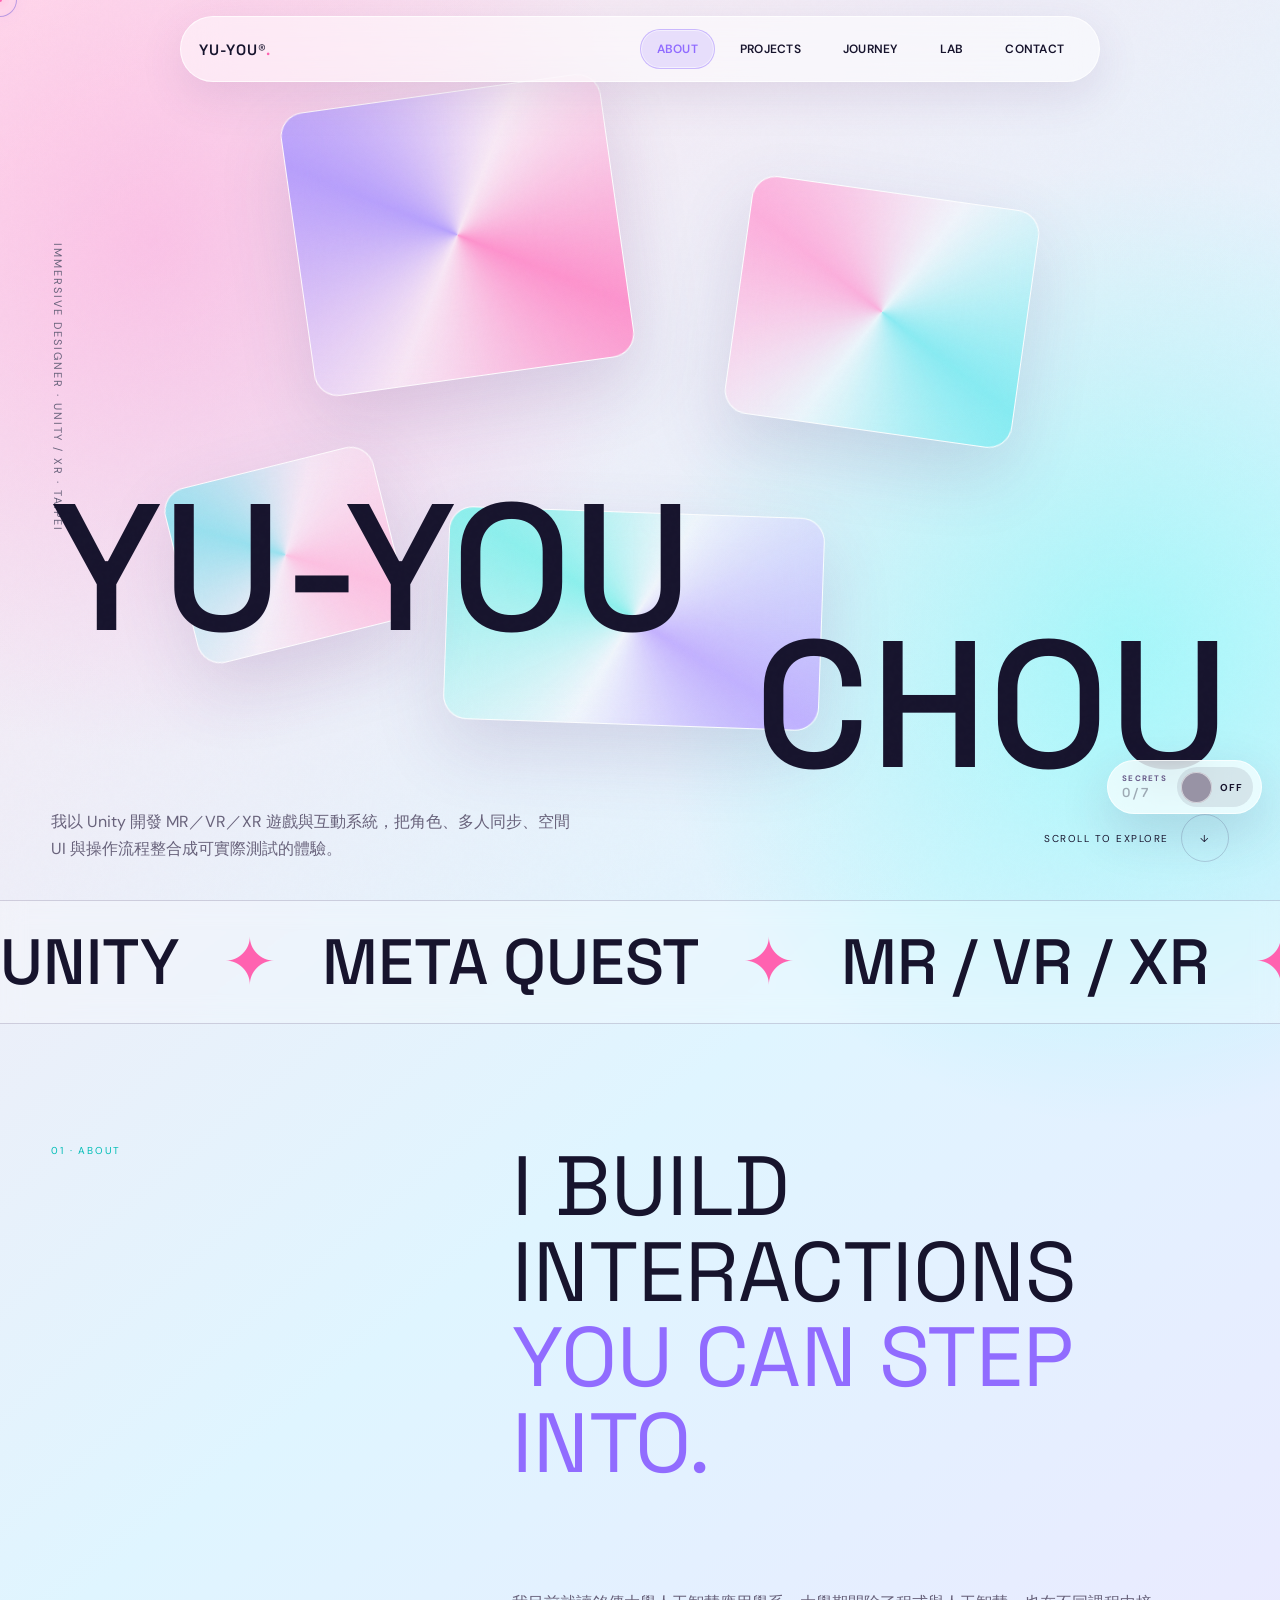
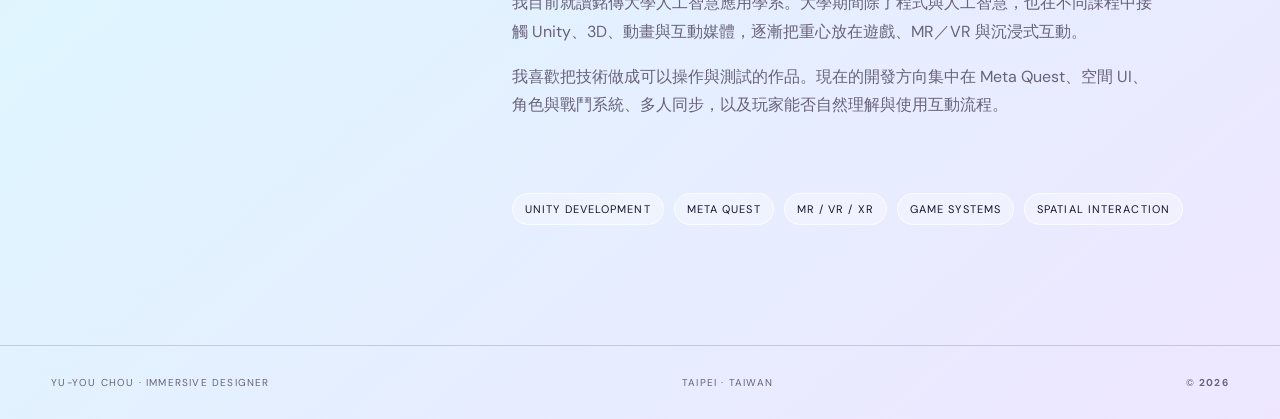
<file: index.html>
<!doctype html>
<html lang="zh-Hant">
<head>
<meta charset="utf-8">
<meta name="viewport" content="width=device-width,initial-scale=1">
<meta name="description" content="YU-YOU CHOU 的 Unity、Meta Quest、MR／VR／XR、多人遊戲與互動系統作品集。">
<meta name="theme-color" content="#ffe6f0">
<meta name="robots" content="index,follow">
<meta property="og:title" content="YU-YOU CHOU | Immersive Designer">
<meta property="og:description" content="Unity、MR／VR／XR 與空間互動作品集。">
<meta property="og:type" content="website">
<meta property="og:site_name" content="YU-YOU CHOU Portfolio">
<meta property="og:url" content="https://ninipomelo.github.io/">
<meta property="og:image" content="assets/brawl-hero.jpg">
<meta name="twitter:card" content="summary_large_image">
<meta name="twitter:title" content="YU-YOU CHOU | Immersive Designer">
<meta name="twitter:description" content="Unity、MR／VR／XR 與空間互動作品集。">
<meta name="twitter:image" content="assets/brawl-hero.jpg">
<title>YU-YOU CHOU | Immersive Designer</title>
<link rel="canonical" href="https://ninipomelo.github.io/">
<link rel="icon" href="assets/favicon.svg" type="image/svg+xml">
<link rel="preconnect" href="https://fonts.googleapis.com">
<link rel="preconnect" href="https://fonts.gstatic.com" crossorigin>
<link href="https://fonts.googleapis.com/css2?family=DM+Sans:wght@400;500;600&family=Space+Grotesk:wght@400;500;600&display=swap" rel="stylesheet">
<style>
:root{
  --bg:#ffe6f0;
  --fg:#17142d;
  --dim:#68627b;
  --line:rgba(68,52,101,.2);
  --pink:#ff62b0;
  --teal:#00bdb6;
  --purple:#916cff;
  --paper:rgba(255,255,255,.54);
  --pad:clamp(20px,4vw,64px);
}
*{box-sizing:border-box}
html{scroll-behavior:smooth}
body{
  margin:0;
  background:
    radial-gradient(circle at 12% 12%,rgba(255,119,204,.34),transparent 32rem),
    radial-gradient(circle at 88% 32%,rgba(0,255,236,.26),transparent 30rem),
    linear-gradient(140deg,#ffe6f0 0%,#dff5ff 54%,#eee6ff 100%);
  color:var(--fg);
  font-family:"DM Sans",system-ui,sans-serif;
  overflow-x:hidden;
}
a{color:inherit}
img{display:block;width:100%;height:100%;object-fit:cover}
button,a,input,select,textarea{font:inherit}
:focus-visible{outline:3px solid var(--teal);outline-offset:4px}
::selection{background:var(--pink);color:#fff}
.page-view[hidden]{display:none!important}
.noise{position:fixed;inset:0;z-index:20;pointer-events:none;opacity:.07;background-image:url("data:image/svg+xml,%3Csvg viewBox='0 0 180 180' xmlns='http://www.w3.org/2000/svg'%3E%3Cfilter id='n'%3E%3CfeTurbulence type='fractalNoise' baseFrequency='.9' numOctaves='3' stitchTiles='stitch'/%3E%3C/filter%3E%3Crect width='100%25' height='100%25' filter='url(%23n)' opacity='.22'/%3E%3C/svg%3E")}
.progress{position:fixed;left:0;top:0;height:3px;width:0;background:var(--pink);z-index:1001}
.cursor,.cursor-dot{position:fixed;left:0;top:0;z-index:1000;pointer-events:none;border-radius:50%;transform:translate(-50%,-50%)}
.cursor{width:34px;height:34px;border:1px solid rgba(112,87,217,.48);background:rgba(255,255,255,.08);box-shadow:inset 0 0 14px rgba(255,119,204,.08),0 0 16px rgba(145,108,255,.06);backdrop-filter:blur(1px)}
.cursor-dot{width:4px;height:4px;background:var(--pink);box-shadow:0 0 8px var(--pink)}
body.hovering .cursor{width:44px;height:44px;background:rgba(255,98,176,.1)}
header{position:fixed;z-index:100;left:50%;top:16px;width:min(92%,920px);transform:translateX(-50%);display:flex;justify-content:space-between;align-items:center;gap:18px;padding:12px 18px;border:1px solid rgba(255,255,255,.72);border-radius:999px;background:rgba(255,255,255,.52);box-shadow:0 14px 45px rgba(87,58,124,.12);backdrop-filter:blur(22px)}
.logo{flex:0 0 auto;font:600 15px "Space Grotesk";letter-spacing:.05em;text-decoration:none;color:var(--fg);white-space:nowrap}
.logo::after{content:".";color:var(--pink)}
.menu{display:flex;align-items:center;justify-content:flex-end;gap:8px}
.menu a{display:inline-grid;place-items:center;min-height:40px;padding:0 16px;border:1px solid transparent;border-radius:999px;font-size:12px;font-weight:600;letter-spacing:.02em;text-decoration:none;color:var(--fg);transition:background .25s,border-color .25s,color .25s,box-shadow .25s,transform .25s}
.menu a:hover,.menu a.active{border-color:rgba(145,108,255,.34);background:rgba(145,108,255,.17);color:var(--purple);box-shadow:inset 0 0 0 1px rgba(255,255,255,.52)}
.menu a:hover{transform:translateY(-1px)}
section{position:relative;padding:120px var(--pad)}
.hero{height:100svh;min-height:660px;display:flex;flex-direction:column;justify-content:flex-end;padding-bottom:38px;overflow:hidden}
.visual-cloud{position:absolute;inset:8% 8% 18%;z-index:1;perspective:1000px;pointer-events:auto}
.float-card{--tx:0px;--ty:0px;position:absolute;display:grid;place-items:center;border:1px solid rgba(255,255,255,.78);border-radius:24px;background:rgba(255,255,255,.32);box-shadow:0 28px 70px rgba(90,65,130,.16);backdrop-filter:blur(18px);transform:translate3d(var(--tx),var(--ty),0) rotate(var(--rot));transition:box-shadow .35s,background .35s;will-change:transform;overflow:hidden}
.float-card:before{content:"";position:absolute;inset:-35%;background:conic-gradient(from 30deg,transparent,var(--c1),transparent,var(--c2),transparent);animation:spin 12s linear infinite;opacity:.72}
.float-card:after{content:attr(data-label);position:relative;z-index:2;padding:9px 13px;border:1px solid rgba(255,255,255,.7);border-radius:999px;background:rgba(255,255,255,.55);font-size:9px;letter-spacing:.14em;opacity:0;transform:translateY(8px);transition:.3s}
.float-card:hover{background:rgba(255,255,255,.5);box-shadow:0 35px 85px rgba(90,65,130,.25);z-index:8}
.float-card:hover:after{opacity:1;transform:none}
.float-card:nth-child(1){left:18%;top:3%;width:30%;height:43%;--rot:-8deg;--c1:#ff70bc;--c2:#9d86ff}
.float-card:nth-child(2){right:14%;top:18%;width:27%;height:36%;--rot:8deg;--c1:#64e6ee;--c2:#ff94d0}
.float-card:nth-child(3){left:32%;bottom:2%;width:35%;height:32%;--rot:2deg;--c1:#b296ff;--c2:#65eee7}
.float-card:nth-child(4){left:7%;bottom:14%;width:20%;height:27%;--rot:-14deg;--c1:#ffafd8;--c2:#74ddec}
.visual-cloud.scattered .float-card:nth-child(1){--tx:-70px;--ty:-45px}
.visual-cloud.scattered .float-card:nth-child(2){--tx:75px;--ty:-25px}
.visual-cloud.scattered .float-card:nth-child(3){--tx:30px;--ty:65px}
.visual-cloud.scattered .float-card:nth-child(4){--tx:-75px;--ty:45px}
.hero-kicker{position:absolute;top:27%;left:var(--pad);font-size:11px;letter-spacing:.18em;color:var(--dim);writing-mode:vertical-rl}
.hero h1{position:relative;z-index:2;margin:0;font:500 clamp(68px,15vw,220px)/.76 "Space Grotesk";letter-spacing:0}
.hero h1 span{display:block}
.hero h1 span:last-child{text-align:right}
.hero-bottom{position:relative;z-index:2;display:flex;justify-content:space-between;align-items:end;margin-top:34px;gap:24px}
.hero-bottom p{max-width:520px;margin:0;color:var(--dim);line-height:1.7}
.scroll-cue{display:flex;align-items:center;gap:12px;font-size:10px;letter-spacing:.15em}
.scroll-cue i{display:grid;place-items:center;width:48px;height:48px;border:1px solid var(--line);border-radius:50%;font-style:normal;animation:bob 1.6s infinite}
.marquee{overflow:hidden;border-block:1px solid var(--line);padding:20px 0;background:rgba(255,255,255,.24);backdrop-filter:blur(12px)}
.marquee-track{display:flex;width:max-content;animation:marquee 22s linear infinite}
.marquee span{font:500 clamp(28px,5vw,72px) "Space Grotesk";white-space:nowrap}
.marquee b{color:var(--pink);font-weight:400;margin:0 .45em}
.intro{min-height:100vh;display:grid;grid-template-columns:1fr 2fr;gap:8vw;align-items:center}
.label{font-size:10px;letter-spacing:.18em;color:var(--teal);text-transform:uppercase;align-self:start}
.big-copy{margin:0;font:400 clamp(42px,7vw,104px)/1.02 "Space Grotesk";letter-spacing:0}
.big-copy .dim{color:var(--purple)}
.intro-note{grid-column:2;max-width:640px;color:var(--dim);font-size:16px;line-height:1.8}
.intro-meta{grid-column:2;display:flex;flex-wrap:wrap;gap:10px;margin-top:-30px}
.pill{border:1px solid rgba(255,255,255,.72);border-radius:999px;background:rgba(255,255,255,.35);padding:8px 12px;font-size:11px;letter-spacing:.1em;color:var(--fg)}
.work-head{display:flex;justify-content:space-between;align-items:end;padding-bottom:26px;border-bottom:1px solid var(--line)}
.work-head h2{margin:0;font:500 clamp(54px,10vw,150px)/.8 "Space Grotesk";letter-spacing:0}
.counter{color:var(--dim);font-size:12px}
.projects{padding-top:40px}
.project{display:grid;grid-template-columns:1.4fr .6fr;gap:28px;padding:32px 0;border-bottom:1px solid var(--line);text-decoration:none;perspective:1100px}
.project-visual{position:relative;overflow:hidden;height:min(58vw,640px);border:1px solid rgba(255,255,255,.7);border-radius:24px;box-shadow:0 28px 70px rgba(90,65,130,.16);transform-style:preserve-3d;transition:transform .15s ease-out}
.project-visual:after{content:"VIEW";position:absolute;left:50%;top:50%;display:grid;place-items:center;width:94px;height:94px;border-radius:50%;background:var(--pink);color:#fff;font-size:11px;letter-spacing:.12em;opacity:0;transform:translate(-50%,-50%) scale(.6);transition:.3s}
.project:hover .project-visual:after{opacity:1;transform:translate(-50%,-50%) scale(1)}
.project img{transition:transform .7s,filter .7s;filter:saturate(.8)}
.project:hover img{transform:scale(1.04);filter:saturate(1)}
.project-info{display:flex;flex-direction:column;justify-content:space-between;padding:4px 0}
.project-no{font-size:10px;color:var(--teal);letter-spacing:.14em}
.project-info h3{margin:auto 0 12px;font:500 clamp(30px,4vw,64px)/.95 "Space Grotesk";letter-spacing:0}
.project-info p{margin:0;color:var(--dim);font-size:13px;line-height:1.65}
.project-facts{display:flex;flex-wrap:wrap;gap:8px;margin-top:18px}
.project-facts span{border:1px solid var(--line);border-radius:999px;padding:7px 10px;font-size:10px;letter-spacing:.1em;color:var(--fg);background:rgba(255,255,255,.25)}
.projects-hub{min-height:100vh;padding-top:150px}
.hub-head{display:grid;gap:14px;margin-bottom:28px}
.hub-head h2{margin:0;font:500 clamp(54px,9vw,118px)/.82 "Space Grotesk";letter-spacing:0}
.hub-head p{margin:0;color:var(--purple);font-size:12px;letter-spacing:.18em;text-transform:uppercase}
.filter-wrap{position:relative;display:inline-block;margin-bottom:34px}
.filter-button{display:inline-flex;align-items:center;gap:10px;min-height:48px;border:1px solid rgba(145,108,255,.45);border-radius:12px;background:rgba(255,255,255,.34);color:var(--fg);padding:0 18px;font:600 12px "DM Sans";letter-spacing:.12em;cursor:pointer;backdrop-filter:blur(16px)}
.filter-dot{width:9px;height:9px;border-radius:50%;background:var(--purple);box-shadow:0 0 14px rgba(145,108,255,.62)}
.filter-menu{position:absolute;left:0;top:calc(100% + 10px);z-index:4;display:grid;gap:8px;width:240px;border:1px solid rgba(145,108,255,.34);border-radius:16px;background:rgba(23,20,45,.82);box-shadow:0 24px 70px rgba(49,35,72,.28);backdrop-filter:blur(22px);padding:12px}
.filter-menu[hidden]{display:none}
.filter-option{display:flex;align-items:center;gap:12px;width:100%;min-height:38px;border:0;border-radius:10px;background:transparent;color:rgba(255,255,255,.76);font:600 12px "DM Sans";letter-spacing:.12em;text-align:left;cursor:pointer}
.filter-option::before{content:"";width:10px;height:10px;border-radius:50%;background:var(--option-color,#fff);box-shadow:0 0 14px var(--option-color,#fff)}
.filter-option:hover,.filter-option.active{background:rgba(255,255,255,.1);color:#fff}
.project-grid{display:grid;grid-template-columns:repeat(3,minmax(0,1fr));gap:28px}
.project-card{overflow:hidden;border:1px solid rgba(255,255,255,.62);border-radius:24px;background:rgba(255,255,255,.24);box-shadow:0 28px 70px rgba(90,65,130,.13);backdrop-filter:blur(16px);text-decoration:none;transition:transform .28s,box-shadow .28s,border-color .28s}
.project-card:hover{transform:translateY(-6px);border-color:rgba(145,108,255,.42);box-shadow:0 34px 90px rgba(90,65,130,.2)}
.project-card[hidden]{display:none}
.project-card-media{position:relative;overflow:hidden;min-height:250px;background:linear-gradient(135deg,rgba(0,189,182,.24),rgba(255,98,176,.2)),repeating-linear-gradient(90deg,rgba(255,255,255,.16) 0 1px,transparent 1px 28px),repeating-linear-gradient(0deg,rgba(23,20,45,.08) 0 1px,transparent 1px 28px)}
.project-card-media img{width:100%;height:100%;object-fit:cover;transition:transform .7s,filter .7s;filter:saturate(.92)}
.project-card:hover .project-card-media img{transform:scale(1.04);filter:saturate(1.05)}
.project-card-media::after{content:attr(data-label);position:absolute;left:18px;top:18px;border:1px solid rgba(255,255,255,.62);border-radius:999px;background:rgba(255,255,255,.44);padding:8px 11px;color:var(--fg);font-size:10px;font-weight:700;letter-spacing:.12em}
.project-card.is-coming .project-card-media{background:linear-gradient(135deg,rgba(255,255,255,.36),rgba(145,108,255,.12))}
.project-card-body{display:grid;gap:18px;padding:22px}
.project-tags{display:flex;gap:8px;flex-wrap:wrap}
.project-tags span{border:1px solid var(--line);border-radius:8px;background:rgba(255,255,255,.22);padding:7px 10px;color:var(--fg);font-size:10px;font-weight:700;letter-spacing:.08em}
.project-meta{display:flex;justify-content:space-between;gap:14px;color:var(--dim);font-size:12px;letter-spacing:.08em}
.project-card h3{margin:0;font:500 clamp(24px,3vw,38px)/1.05 "Space Grotesk";letter-spacing:0}
.project-card p{margin:0;color:var(--dim);font-size:13px;line-height:1.65}
.project-summary{display:grid;gap:8px;margin:0;padding-top:2px;border-top:1px solid var(--line)}
.project-summary div{display:grid;grid-template-columns:58px 1fr;gap:12px;padding-top:8px}
.project-summary dt{color:var(--teal);font-size:9px;font-weight:700;letter-spacing:.12em}
.project-summary dd{margin:0;color:var(--fg);font-size:11px;line-height:1.5}
.detail-top{display:flex;justify-content:space-between;align-items:center;gap:18px;margin-bottom:28px;color:var(--dim);font-size:12px;letter-spacing:.12em}
.back-link{display:inline-flex;align-items:center;gap:8px;text-decoration:none;color:var(--dim);font-weight:700}
.back-link:hover{color:var(--purple)}
.p5-embed-placeholder{position:relative;display:grid;place-items:center;min-height:460px;border:1px solid rgba(255,255,255,.72);border-radius:24px;background:linear-gradient(135deg,rgba(255,98,176,.18),rgba(0,189,182,.16)),repeating-linear-gradient(90deg,rgba(255,255,255,.2) 0 1px,transparent 1px 32px),repeating-linear-gradient(0deg,rgba(23,20,45,.08) 0 1px,transparent 1px 32px);box-shadow:0 28px 70px rgba(90,65,130,.13);overflow:hidden}
.p5-embed-placeholder:before{content:"";position:absolute;inset:24px;border:1px dashed rgba(104,98,123,.38);border-radius:18px}
.p5-embed-placeholder strong{position:relative;z-index:2;font:500 clamp(30px,5vw,74px)/.9 "Space Grotesk";letter-spacing:0;color:var(--purple);text-align:center}
.p5-embed-placeholder span{position:absolute;left:28px;bottom:26px;z-index:2;color:var(--teal);font-size:10px;font-weight:700;letter-spacing:.16em}
.p5-embed-placeholder.has-iframe{background:rgba(255,255,255,.2)}
.p5-embed-placeholder.has-iframe:before{display:none}
.p5-embed-placeholder iframe{position:absolute;inset:0;width:100%;height:100%;border:0;background:#fff}
.detail-actions{display:flex;gap:12px;flex-wrap:wrap;margin-top:18px}
.game-showcase{overflow:hidden}
.game-shell{display:grid;grid-template-columns:.72fr 1.28fr;gap:5vw;align-items:start}
.game-copy{position:sticky;top:120px}
.game-copy h2{margin:18px 0 24px;font:500 clamp(48px,8vw,118px)/.86 "Space Grotesk";letter-spacing:0}
.game-copy p{max-width:500px;margin:0;color:var(--dim);font-size:15px;line-height:1.78}
.game-status{display:inline-grid;place-items:center;margin-top:28px;min-height:38px;border:1px solid rgba(255,255,255,.72);border-radius:999px;background:rgba(255,255,255,.34);padding:0 14px;color:var(--pink);font-size:10px;font-weight:600;letter-spacing:.16em}
.game-facts{display:grid;grid-template-columns:repeat(2,minmax(0,1fr));gap:10px;margin-top:20px;max-width:520px}
.game-fact{border:1px solid var(--line);border-radius:18px;background:rgba(255,255,255,.26);padding:16px;min-height:104px}
.game-fact small{display:block;margin-bottom:18px;color:var(--teal);font-size:10px;letter-spacing:.14em}
.game-fact strong{display:block;font:500 clamp(18px,2.3vw,28px)/1.05 "Space Grotesk";letter-spacing:0}
.game-stage{display:grid;gap:18px}
.game-panel{border:1px solid rgba(255,255,255,.72);border-radius:24px;background:rgba(255,255,255,.28);box-shadow:0 28px 70px rgba(90,65,130,.13);backdrop-filter:blur(16px);padding:26px}
.game-panel h3{margin:0 0 16px;font:500 clamp(28px,3.8vw,54px)/.95 "Space Grotesk";letter-spacing:0}
.game-panel p{margin:0;color:var(--dim);font-size:14px;line-height:1.78}
.game-loop{display:grid;grid-template-columns:repeat(4,minmax(0,1fr));gap:10px}
.loop-step{min-height:170px;border:1px solid var(--line);border-radius:18px;background:rgba(255,255,255,.25);padding:16px;display:flex;flex-direction:column;justify-content:space-between}
.loop-step span,.system-card span,.resource-row span,.status-item span{color:var(--teal);font-size:10px;letter-spacing:.14em}
.loop-step strong{font:500 clamp(20px,2.4vw,34px)/1 "Space Grotesk";letter-spacing:0}
.loop-step p{font-size:13px;line-height:1.6}
.system-grid{display:grid;grid-template-columns:repeat(2,minmax(0,1fr));gap:12px}
.system-card{border-top:1px solid var(--line);padding-top:16px}
.system-card strong{display:block;margin:10px 0 8px;font:500 20px/1.12 "Space Grotesk";letter-spacing:0}
.system-card p{font-size:13px;line-height:1.65}
.resource-board{display:grid;gap:8px}
.resource-row{display:grid;grid-template-columns:.55fr 1fr;gap:14px;align-items:center;border-bottom:1px solid var(--line);padding:14px 0}
.resource-row:last-child{border-bottom:0;padding-bottom:0}
.resource-row strong{font:500 clamp(18px,2.3vw,30px)/1 "Space Grotesk";letter-spacing:0}
.status-list{display:grid;grid-template-columns:repeat(3,minmax(0,1fr));gap:10px}
.status-item{min-height:124px;border:1px solid var(--line);border-radius:18px;background:rgba(255,255,255,.24);padding:16px;display:flex;flex-direction:column;justify-content:space-between}
.status-item strong{font:500 19px/1.15 "Space Grotesk";letter-spacing:0}
.video-placeholder,.media-slot{position:relative;overflow:hidden;border:1px solid rgba(255,255,255,.72);background:rgba(255,255,255,.28);box-shadow:0 28px 70px rgba(90,65,130,.13);backdrop-filter:blur(16px)}
.video-placeholder{display:grid;place-items:center;min-height:430px;aspect-ratio:16/9;border-radius:24px;background:linear-gradient(135deg,rgba(0,189,182,.18),rgba(255,98,176,.16)),repeating-linear-gradient(90deg,rgba(255,255,255,.22) 0 1px,transparent 1px 34px),repeating-linear-gradient(0deg,rgba(23,20,45,.08) 0 1px,transparent 1px 34px)}
.video-placeholder:before{content:"";position:absolute;inset:26px;border:1px dashed rgba(104,98,123,.35);border-radius:18px}
.video-play{position:relative;z-index:2;display:grid;place-items:center;width:86px;height:86px;border:1px solid rgba(255,255,255,.78);border-radius:50%;background:linear-gradient(135deg,var(--pink),var(--purple));color:#fff;font-size:10px;font-weight:600;letter-spacing:.16em;box-shadow:0 18px 50px rgba(145,108,255,.26)}
.media-caption{position:absolute;left:28px;right:28px;bottom:26px;z-index:2;display:flex;justify-content:space-between;gap:18px;align-items:end;color:var(--fg)}
.media-caption span,.media-slot span{font-size:10px;letter-spacing:.16em;color:var(--teal)}
.media-caption strong,.media-slot strong{font:500 clamp(22px,3vw,42px)/1 "Space Grotesk";letter-spacing:0}
.media-grid{display:grid;grid-template-columns:repeat(3,minmax(0,1fr));gap:18px}
.media-slot{display:flex;min-height:230px;aspect-ratio:4/3;border-radius:18px;padding:18px;flex-direction:column;justify-content:space-between;background:linear-gradient(145deg,rgba(255,255,255,.38),rgba(0,189,182,.12))}
.media-slot:before{content:"";position:absolute;inset:18px;border:1px dashed rgba(104,98,123,.34);border-radius:12px}
.media-slot span,.media-slot strong{position:relative;z-index:2}
.media-slot strong{font-size:clamp(22px,2.7vw,36px)}
.capabilities{display:grid;grid-template-columns:1fr 2fr;gap:8vw;min-height:80vh;align-items:start}
.cap-list{border-top:1px solid var(--line)}
.cap{display:grid;grid-template-columns:1fr auto;gap:20px;align-items:center;padding:28px 0;border-bottom:1px solid var(--line);font:400 clamp(25px,4vw,58px) "Space Grotesk";transition:padding .3s,color .3s}
.cap:hover{padding-left:20px;color:var(--pink)}
.cap small{font:400 10px "DM Sans";letter-spacing:.12em;color:var(--dim)}
.cap em{display:block;margin-top:8px;font:400 13px/1.6 "DM Sans";color:var(--dim);font-style:normal;letter-spacing:0}
.tools{display:grid;grid-template-columns:.75fr 1.25fr;gap:5vw;align-items:start}
.tools-copy h2{margin:16px 0 22px;font:500 clamp(44px,7vw,104px)/.9 "Space Grotesk";letter-spacing:0}
.tools-copy p{max-width:440px;margin:0;color:var(--dim);font-size:15px;line-height:1.75}
.tool-panel{border:1px solid rgba(255,255,255,.72);border-radius:24px;background:rgba(255,255,255,.34);box-shadow:0 28px 70px rgba(90,65,130,.16);backdrop-filter:blur(18px);overflow:hidden}
.tool-preview{display:grid;place-items:center;min-height:430px;padding:22px;background:linear-gradient(135deg,rgba(255,255,255,.36),rgba(255,255,255,.12))}
.tool-preview canvas{width:min(100%,560px);height:auto;max-height:560px;border-radius:18px;box-shadow:0 24px 58px rgba(49,35,72,.18);background:repeating-conic-gradient(rgba(255,255,255,.55) 0 25%,rgba(145,108,255,.08) 0 50%) 50%/24px 24px}
.tool-preview canvas[hidden],.tool-empty[hidden]{display:none!important}
.tool-empty{display:grid;place-items:center;width:min(100%,520px);aspect-ratio:4/3;border:1px dashed rgba(104,98,123,.42);border-radius:18px;color:var(--dim);font-size:13px;letter-spacing:.08em;text-align:center;background:rgba(255,255,255,.22)}
.tool-controls{display:grid;grid-template-columns:1fr 1fr;gap:16px;padding:20px;border-top:1px solid rgba(255,255,255,.55)}
.tool-control{display:grid;gap:8px}
.tool-control label{font-size:10px;letter-spacing:.14em;color:var(--dim)}
.tool-control input[type="file"],.tool-control select,.tool-control input[type="number"]{width:100%;min-height:44px;border:1px solid var(--line);border-radius:12px;background:rgba(255,255,255,.42);color:var(--fg);font:500 13px "DM Sans";padding:0 12px}
.tool-control input[type="range"]{accent-color:var(--pink)}
.toggle-row{display:flex;align-items:center;gap:10px;min-height:44px;border:1px solid var(--line);border-radius:12px;background:rgba(255,255,255,.42);padding:0 12px;color:var(--fg);font-size:13px}
.toggle-row input{width:18px;height:18px;accent-color:var(--pink)}
.color-row{display:flex;align-items:center;gap:10px;min-height:44px;border:1px solid var(--line);border-radius:12px;background:rgba(255,255,255,.42);padding:0 10px}
.color-row input[type="color"]{width:34px;height:34px;border:0;border-radius:999px;background:transparent;padding:0}
.color-row input[type="text"]{min-width:0;flex:1;border:0;background:transparent;color:var(--fg);font:500 13px "DM Sans";outline:0}
.range-readout{display:flex;justify-content:space-between;align-items:center;gap:12px}
.range-readout output{min-width:54px;text-align:right;font-size:12px;color:var(--dim)}
.tool-actions{grid-column:1/-1;display:flex;gap:12px;flex-wrap:wrap}
.tool-button{display:inline-grid;place-items:center;min-height:46px;border:0;border-radius:999px;padding:0 18px;background:linear-gradient(135deg,var(--pink),var(--purple));color:#fff;font:600 11px "DM Sans";letter-spacing:.12em;cursor:pointer}
.tool-button.secondary{border:1px solid var(--line);background:rgba(255,255,255,.36);color:var(--fg)}
.tool-button:disabled{cursor:not-allowed;opacity:.45}
.contact{min-height:100vh;display:flex;flex-direction:column;justify-content:center;text-align:center;overflow:hidden}
.contact .label{align-self:center}
.contact h2{margin:30px auto;font:500 clamp(62px,13vw,190px)/.82 "Space Grotesk";letter-spacing:0}
.contact h2 span{color:var(--pink)}
.contact-actions{display:flex;justify-content:center;align-items:center;gap:14px;flex-wrap:wrap}
.magnetic,.secondary-link{display:inline-grid;place-items:center;min-height:52px;border-radius:999px;text-decoration:none;font-size:11px;letter-spacing:.14em}
.magnetic{width:150px;height:150px;background:linear-gradient(135deg,var(--pink),var(--purple));color:#fff;box-shadow:0 22px 60px rgba(145,108,255,.3);transition:transform .18s}
.secondary-link{padding:0 20px;border:1px solid var(--line);background:rgba(255,255,255,.3);color:var(--fg)}
.contact-ring{position:absolute;left:50%;top:50%;width:min(78vw,1000px);aspect-ratio:1;border:1px solid var(--line);border-radius:50%;transform:translate(-50%,-50%);z-index:-1}
footer{display:flex;justify-content:space-between;gap:20px;padding:30px var(--pad);border-top:1px solid var(--line);color:var(--dim);font-size:10px;letter-spacing:.12em}
.reveal{opacity:0;transform:translateY(50px);transition:opacity .8s,transform .8s}
.reveal.in{opacity:1;transform:none}
@keyframes spin{to{transform:rotate(360deg)}}
@keyframes bob{50%{transform:translateY(6px)}}
@keyframes marquee{to{transform:translateX(-50%)}}

.hero h1{font-size:180px;letter-spacing:0}
.big-copy{font-size:84px;letter-spacing:0}
.hub-head h2{font-size:96px;letter-spacing:0}
.project-card h3{font-size:32px;letter-spacing:0}
.game-copy h2{font-size:82px;letter-spacing:0}
.game-fact strong{font-size:24px;letter-spacing:0}
.game-panel h3{font-size:40px;letter-spacing:0}
.loop-step strong{font-size:26px;letter-spacing:0}
.contact h2{font-size:132px;letter-spacing:0}
.intro-note p{margin:0 0 16px}
.intro-note p:last-child{margin-bottom:0}
.project-card.featured{grid-column:span 2}
.project-card-media{min-height:0;aspect-ratio:16/10}
.project-card.is-static{cursor:default}
.project-card.is-static:hover{transform:none}
.journey-hero{min-height:72vh;display:grid;grid-template-columns:.8fr 1.2fr;gap:8vw;align-items:center}
.journey-title{margin:0;font:500 92px/.9 "Space Grotesk";letter-spacing:0}
.journey-lead{max-width:640px;margin:0;color:var(--dim);font-size:17px;line-height:1.85}
.education-line{display:flex;justify-content:space-between;gap:24px;align-items:end;padding:24px 0;border-block:1px solid var(--line)}
.education-line strong{font:500 32px/1.1 "Space Grotesk"}
.education-line span{max-width:390px;color:var(--dim);font-size:13px;line-height:1.65;text-align:right}
.timeline-section,.skills-section,.future-section{padding-top:80px}
.section-heading{display:flex;justify-content:space-between;gap:30px;align-items:end;margin-bottom:44px;padding-bottom:20px;border-bottom:1px solid var(--line)}
.section-heading h2{margin:0;font:500 64px/.95 "Space Grotesk";letter-spacing:0}
.section-heading p{max-width:420px;margin:0;color:var(--dim);font-size:14px;line-height:1.7}
.timeline{display:grid;border-top:1px solid var(--line)}
.timeline-item{display:grid;grid-template-columns:150px 1fr auto;gap:28px;align-items:start;padding:30px 0;border-bottom:1px solid var(--line)}
.timeline-item small{color:var(--teal);font-size:10px;letter-spacing:.14em}
.timeline-item h3{margin:0 0 8px;font:500 28px/1.1 "Space Grotesk";letter-spacing:0}
.timeline-item p{max-width:680px;margin:0;color:var(--dim);font-size:14px;line-height:1.75}
.timeline-index{color:rgba(145,108,255,.42);font:500 42px/1 "Space Grotesk"}
.skill-groups{display:grid;grid-template-columns:repeat(2,minmax(0,1fr));gap:18px}
.skill-group{border:1px solid rgba(255,255,255,.72);border-radius:24px;background:rgba(255,255,255,.26);padding:26px;backdrop-filter:blur(16px)}
.skill-group small{display:block;margin-bottom:28px;color:var(--teal);font-size:10px;letter-spacing:.14em}
.skill-group h3{margin:0 0 20px;font:500 30px/1 "Space Grotesk";letter-spacing:0}
.skill-tags{display:flex;flex-wrap:wrap;gap:9px}
.skill-tags span{border:1px solid var(--line);border-radius:999px;background:rgba(255,255,255,.26);padding:8px 11px;font-size:11px}
.future-copy{max-width:980px;margin:0;font:400 54px/1.08 "Space Grotesk";letter-spacing:0}
.future-copy span{color:var(--purple)}
.detail-hero{overflow:hidden;border:1px solid rgba(255,255,255,.72);border-radius:24px;aspect-ratio:16/10;background:rgba(255,255,255,.24);box-shadow:0 28px 70px rgba(90,65,130,.13)}
.detail-hero img{object-fit:cover}
.media-section-head{display:flex;justify-content:space-between;gap:24px;align-items:end;padding:12px 0 2px;border-bottom:1px solid var(--line)}
.media-section-head h3{margin:0;font:500 32px/1 "Space Grotesk";letter-spacing:0}
.media-section-head span{color:var(--teal);font-size:10px;letter-spacing:.14em;text-align:right}
.media-gallery{display:grid;grid-template-columns:repeat(2,minmax(0,1fr));gap:18px}
.media-card{overflow:hidden;margin:0;border:1px solid rgba(255,255,255,.72);border-radius:18px;background:rgba(255,255,255,.28);box-shadow:0 24px 60px rgba(90,65,130,.11)}
.media-card[data-span="wide"]{grid-column:1/-1}
.media-expand{position:relative;display:grid;width:100%;min-height:220px;border:0;background:rgba(255,255,255,.22);padding:0;cursor:zoom-in}
.media-expand::after{content:"+";position:absolute;right:14px;top:14px;display:grid;place-items:center;width:38px;height:38px;border:1px solid rgba(255,255,255,.72);border-radius:50%;background:rgba(23,20,45,.72);color:#fff;font:500 20px/1 "Space Grotesk";opacity:.78;transition:transform .25s,opacity .25s}
.media-expand:hover::after,.media-expand:focus-visible::after{opacity:1;transform:scale(1.08)}
.media-card img{width:100%;height:auto;max-height:680px;object-fit:contain;background:rgba(255,255,255,.26)}
.media-card figcaption,.video-frame figcaption{display:flex;justify-content:space-between;gap:18px;padding:14px 16px;color:var(--dim);font-size:12px;line-height:1.5}
.media-card figcaption span,.video-frame figcaption span{color:var(--teal);font-size:9px;letter-spacing:.12em;white-space:nowrap}
.video-frame{overflow:hidden;margin:0;border:1px solid rgba(255,255,255,.72);border-radius:24px;background:rgba(23,20,45,.88);box-shadow:0 28px 70px rgba(90,65,130,.16)}
.video-frame video{display:block;width:100%;height:auto;max-height:min(74vh,760px);background:#111;object-fit:contain}
.course-media-group{display:grid;gap:18px;padding-top:10px}
.course-source{margin:0;color:var(--dim);font-size:13px;line-height:1.7}
.media-missing{display:flex;justify-content:space-between;gap:18px;align-items:center;border:1px dashed rgba(145,108,255,.42);border-radius:16px;background:rgba(145,108,255,.08);padding:16px 18px;color:var(--dim);font-size:12px;line-height:1.55}
.media-missing strong{color:var(--purple);font-size:10px;letter-spacing:.14em;white-space:nowrap}
.media-lightbox{width:min(94vw,1280px);max-width:none;border:1px solid rgba(255,255,255,.24);border-radius:20px;background:rgba(17,14,34,.96);color:#fff;padding:0;box-shadow:0 32px 120px rgba(23,20,45,.64)}
.media-lightbox::backdrop{background:rgba(15,12,28,.82);backdrop-filter:blur(14px)}
.lightbox-stage{position:relative;display:grid;place-items:center;min-height:min(78vh,820px);padding:58px 72px 24px}
.lightbox-stage img{width:auto;height:auto;max-width:100%;max-height:72vh;object-fit:contain}
.lightbox-close,.lightbox-nav{position:absolute;z-index:2;display:grid;place-items:center;border:1px solid rgba(255,255,255,.28);border-radius:50%;background:rgba(255,255,255,.1);color:#fff;cursor:pointer}
.lightbox-close{right:18px;top:18px;width:42px;height:42px;font-size:20px}
.lightbox-nav{top:50%;width:46px;height:46px;transform:translateY(-50%);font-size:24px}
.lightbox-prev{left:16px}.lightbox-next{right:16px}
.lightbox-caption{display:flex;justify-content:space-between;gap:20px;width:100%;padding-top:18px;color:rgba(255,255,255,.72);font-size:12px;line-height:1.5}
.lightbox-count{color:#78eee7;letter-spacing:.12em;white-space:nowrap}
.detail-columns{display:grid;grid-template-columns:repeat(2,minmax(0,1fr));gap:18px}
.detail-columns .game-panel{height:100%}
.flow-gallery{display:grid;grid-template-columns:repeat(3,minmax(0,1fr));gap:18px}
.gallery-item{overflow:hidden;border:1px solid rgba(255,255,255,.72);border-radius:18px;background:rgba(255,255,255,.28)}
.gallery-item img{aspect-ratio:4/3;object-fit:cover}
.gallery-item figcaption{padding:14px 16px;color:var(--dim);font-size:12px;line-height:1.5}
.result-gallery{display:grid;grid-template-columns:repeat(2,minmax(0,1fr));gap:18px}
.result-gallery .gallery-item img{aspect-ratio:16/10}
.challenge-grid{display:grid;grid-template-columns:repeat(2,minmax(0,1fr));gap:12px}
.challenge-card{border-top:1px solid var(--line);padding:18px 0}
.challenge-card h4{margin:0 0 12px;font:500 21px/1.1 "Space Grotesk"}
.challenge-card p{margin:0;color:var(--dim);font-size:13px;line-height:1.72}
.challenge-card b{color:var(--fg)}
.camp-note{display:grid;grid-template-columns:160px 1fr;gap:24px;align-items:center;margin-top:34px;padding-top:28px;border-top:1px solid var(--line)}
.camp-note img{aspect-ratio:3/4;border-radius:18px;object-fit:cover}
.camp-note p{margin:0;color:var(--dim);font-size:14px;line-height:1.75}
@media(max-width:1200px){
  .hero h1{font-size:128px}
  .big-copy{font-size:68px}
  .journey-title{font-size:72px}
  .contact h2{font-size:100px}
}

@media(max-width:800px){
  .cursor,.cursor-dot{display:none}
  header{top:12px;width:calc(100% - 16px);display:grid;grid-template-columns:1fr;gap:10px;padding:12px;border-radius:24px}
  .logo{font-size:13px}
  .menu{justify-content:flex-start;gap:8px;overflow-x:auto;padding-bottom:2px;scrollbar-width:none}
  .menu::-webkit-scrollbar{display:none}
  .menu a{flex:0 0 auto;min-height:34px;padding:0 12px;font-size:10px;letter-spacing:.02em}
  .hero{min-height:620px}
  .visual-cloud{inset:15% 3% 25%}
  .float-card{border-radius:16px}
  .visual-cloud.scattered .float-card:nth-child(1){--tx:-25px;--ty:-20px}
  .visual-cloud.scattered .float-card:nth-child(2){--tx:25px;--ty:-15px}
  .visual-cloud.scattered .float-card:nth-child(3){--tx:15px;--ty:25px}
  .visual-cloud.scattered .float-card:nth-child(4){--tx:-25px;--ty:20px}
  .hero h1{letter-spacing:0}
  .hero-bottom{align-items:start}
  .scroll-cue{display:none}
  .intro,.capabilities,.tools,.game-shell{grid-template-columns:1fr;gap:35px}
  .game-copy{position:static}

  .hero h1{font-size:64px}
  .big-copy{font-size:46px}
  .hub-head h2{font-size:58px}
  .game-copy h2{font-size:54px}
  .contact h2{max-width:100%;font-size:38px;overflow-wrap:normal;word-break:normal}
  .project-card.featured{grid-column:auto}
  .journey-hero{grid-template-columns:1fr;gap:36px;min-height:70vh}
  .journey-title{font-size:56px}
  .education-line{display:grid;align-items:start}
  .education-line strong{font-size:26px}
  .education-line span{text-align:left}
  .section-heading{display:grid;align-items:start}
  .section-heading h2{font-size:46px}
  .timeline-item{grid-template-columns:1fr;gap:12px}
  .timeline-index{display:none}
  .skill-groups,.detail-columns,.flow-gallery,.result-gallery,.challenge-grid,.media-gallery{grid-template-columns:1fr}
  .media-card[data-span="wide"]{grid-column:auto}
  .media-section-head{display:grid;align-items:start}
  .media-section-head span{text-align:left}
  .media-expand{min-height:0}
  .media-card figcaption,.video-frame figcaption,.media-missing{display:grid}
  .lightbox-stage{min-height:70vh;padding:58px 14px 20px}
  .lightbox-stage img{max-height:62vh}
  .lightbox-nav{top:auto;bottom:64px}
  .lightbox-prev{left:16px}.lightbox-next{right:16px}
  .future-copy{font-size:36px}
  .camp-note{grid-template-columns:100px 1fr}
  .intro-note,.intro-meta{grid-column:1}
  .projects-hub{padding-top:150px}
  .filter-wrap{width:100%}
  .filter-button{width:100%;justify-content:center}
  .filter-menu{width:100%}
  .project-grid{grid-template-columns:1fr;gap:18px}
  .project-card-media{min-height:210px}
  .detail-top{display:grid}
  .p5-embed-placeholder{min-height:320px;border-radius:18px}
  .game-copy{position:static}
  .game-facts,.media-grid,.game-loop,.system-grid,.status-list{grid-template-columns:1fr}
  .game-panel{padding:20px;border-radius:18px}
  .loop-step{min-height:150px}
  .resource-row{grid-template-columns:1fr;gap:8px}
  .video-placeholder{min-height:280px;border-radius:18px}
  .media-caption{display:grid;left:20px;right:20px;bottom:20px}
  .media-slot{min-height:180px}
  .project{grid-template-columns:1fr}
  .project-visual{height:105vw;max-height:580px}
  .project-info{min-height:220px}
  .tool-preview{min-height:300px;padding:14px}
  .tool-controls{grid-template-columns:1fr;padding:16px}
  .contact h2{max-width:100%;font-size:38px;overflow-wrap:normal;word-break:normal}
  footer{flex-direction:column;padding-bottom:100px}
}
@media(prefers-reduced-motion:reduce){
  *{animation:none!important;transition:none!important}
  .reveal{opacity:1;transform:none}
}
</style>
<link rel="stylesheet" href="interaction-system.css?v=20260927-1">
<link rel="stylesheet" href="lab-system.css?v=20260928-1">
</head>
<body>
<div class="noise"></div>
<div class="progress"></div>
<div class="cursor"></div>
<div class="cursor-dot"></div>
<header>
  <a class="logo interactive" href="#about">YU-YOU®</a>
  <nav class="menu" aria-label="Primary navigation">
    <a class="interactive" href="#about">ABOUT</a>
    <a class="interactive" href="#projects">PROJECTS</a>
    <a class="interactive" href="#journey">JOURNEY</a>
    <a class="interactive" href="#lab">LAB</a>
    <a class="interactive" href="#contact">CONTACT</a>
  </nav>
</header>
<main>
<section class="hero page-view" id="home" data-route="about">
  <div class="visual-cloud interactive" role="button" tabindex="0" aria-label="互動作品視窗，點擊可重新排列">
    <div class="float-card" data-label="SPATIAL"></div>
    <div class="float-card" data-label="INTERACTION"></div>
    <div class="float-card" data-label="STORY"></div>
    <div class="float-card" data-label="VR / XR"></div>
  </div>
  <span class="hero-kicker">IMMERSIVE DESIGNER · UNITY / XR · TAIPEI</span>
  <h1><span>YU-YOU</span><span>CHOU</span></h1>
  <div class="hero-bottom">
    <p>我以 Unity 開發 MR／VR／XR 遊戲與互動系統，把角色、多人同步、空間 UI 與操作流程整合成可實際測試的體驗。</p>
    <span class="scroll-cue">SCROLL TO EXPLORE <i>↓</i></span>
  </div>
</section>
<div class="marquee page-view" data-route="about" aria-hidden="true">
  <div class="marquee-track">
    <span>UNITY <b>✦</b> META QUEST <b>✦</b> MR / VR / XR <b>✦</b> MULTIPLAYER <b>✦</b> SPATIAL INTERACTION <b>✦</b>&nbsp;</span>
    <span>UNITY <b>✦</b> META QUEST <b>✦</b> MR / VR / XR <b>✦</b> MULTIPLAYER <b>✦</b> SPATIAL INTERACTION <b>✦</b>&nbsp;</span>
  </div>
</div>
<section class="intro page-view" id="about-profile" data-route="about">
  <span class="label reveal">01 · ABOUT</span>
  <h2 class="big-copy reveal">I BUILD INTERACTIONS <span class="dim">YOU CAN STEP INTO.</span></h2>
  <div class="intro-note reveal">
    <p>我目前就讀銘傳大學人工智慧應用學系。大學期間除了程式與人工智慧，也在不同課程中接觸 Unity、3D、動畫與互動媒體，逐漸把重心放在遊戲、MR／VR 與沉浸式互動。</p>
    <p>我喜歡把技術做成可以操作與測試的作品。現在的開發方向集中在 Meta Quest、空間 UI、角色與戰鬥系統、多人同步，以及玩家能否自然理解與使用互動流程。</p>
  </div>
  <div class="intro-meta reveal" aria-label="Primary interests">
    <span class="pill">UNITY DEVELOPMENT</span>
    <span class="pill">META QUEST</span>
    <span class="pill">MR / VR / XR</span>
    <span class="pill">GAME SYSTEMS</span>
    <span class="pill">SPATIAL INTERACTION</span>
  </div>
</section>
<section class="journey-hero page-view" id="journey" data-route="journey">
  <div>
    <span class="label reveal">03 · JOURNEY</span>
    <h1 class="journey-title reveal">LEARNING<br>BY MAKING.</h1>
  </div>
  <div class="reveal">
    <p class="journey-lead">我的大學經歷不是單一路線，而是在程式、AI、3D、互動媒體與遊戲課程中反覆實作。這些作品讓我逐漸確認，自己最想處理的是 Unity 遊戲系統、XR 操作與玩家體驗之間的關係。</p>
    <div class="education-line">
      <strong>銘傳大學<br>人工智慧應用學系</strong>
      <span>目前就讀。學習程式與人工智慧，同時以 Unity、MR／VR 與互動作品延伸自己的實作方向。</span>
    </div>
  </div>
</section>
<section class="timeline-section page-view" data-route="journey">
  <div class="section-heading reveal">
    <h2>Selected Journey</h2>
    <p>只保留與 Unity、遊戲、互動技術、3D 與 AI 應用直接相關的學習經歷。</p>
  </div>
  <div class="timeline reveal">
    <article class="timeline-item"><small>UNIVERSITY</small><div><h3>程式設計與人工智慧</h3><p>在人工智慧應用學系的課程中建立程式邏輯、資料處理與問題拆解經驗。</p></div><span class="timeline-index">01</span></article>
    <article class="timeline-item"><small>COURSEWORK</small><div><h3>3D、動畫與互動媒體</h3><p>在「3D動畫設計」與「3D電腦動畫（二）」中分別進行 3D 課程練習；「互動媒體設計」使用 p5.js，「遊戲程式設計」則使用 Adobe Animate 製作作品。</p></div><span class="timeline-index">02</span></article>
    <article class="timeline-item"><small>UNITY PRACTICE</small><div><h3>Unity 語音西洋棋</h3><p>在程式設計（四）中以 Unity 結合 OpenAI Whisper，嘗試用語音移動棋子，並整合棋盤規則與簡單 AI 對戰。</p></div><span class="timeline-index">03</span></article>
    <article class="timeline-item"><small>CAPSTONE</small><div><h3>Brawl & Qualifying</h3><p>畢業專題聚焦 Meta Quest、MR／VR、手部互動、角色戰鬥、多人同步與 Same Room 空間定位測試。</p></div><span class="timeline-index">04</span></article>
    <article class="timeline-item"><small>2025 SUMMER</small><div><h3>AI 與機器人暑期課程暨競賽營隊</h3><p>使用 Docker 執行 RoboCasa，接觸虛擬機器人訓練環境與 AI 在模擬場景中的應用方式。</p></div><span class="timeline-index">05</span></article>
  </div>
</section>
<section class="skills-section page-view" data-route="journey">
  <div class="section-heading reveal"><h2>Skills / Tools</h2><p>依照實際課程與專題使用情境分類，避免把工具堆成沒有脈絡的清單。</p></div>
  <div class="skill-groups reveal">
    <article class="skill-group"><small>01 · DEVELOPMENT</small><h3>Development</h3><div class="skill-tags"><span>Unity</span><span>C#</span><span>p5.js</span><span>OpenAI Whisper</span></div></article>
    <article class="skill-group"><small>02 · XR / SPATIAL</small><h3>XR / Spatial Computing</h3><div class="skill-tags"><span>Meta Quest 3 / 3S</span><span>MR / VR</span><span>OpenXR</span><span>Meta XR</span><span>Hand Tracking</span><span>Spatial UI</span></div></article>
    <article class="skill-group"><small>03 · MULTIPLAYER</small><h3>Multiplayer Systems</h3><div class="skill-tags"><span>Unity Multiplayer Services</span><span>Netcode for GameObjects</span><span>Unity Transport</span><span>Host / Member</span><span>State Sync</span></div></article>
    <article class="skill-group"><small>04 · DESIGN / MOTION</small><h3>Design / Interaction</h3><div class="skill-tags"><span>Interaction Design</span><span>UI / UX</span><span>Maya</span><span>Adobe Animate</span><span>3D / Spatial Design</span></div></article>
  </div>
</section>
<section class="future-section page-view" data-route="journey">
  <div class="section-heading reveal"><h2>Future / Next</h2><p>研究所階段希望補強的方向。</p></div>
  <p class="future-copy reveal">從「功能能不能運作」再往前一步，持續學習 <span>game design、player experience、XR interaction</span> 與玩家測試方法，讓技術真正成為容易理解、值得投入的互動體驗。</p>
  <div class="camp-note reveal"><img src="assets/ai-camp.png" alt="2025 AI 與機器人暑期課程暨競賽營隊活動看板" width="480" height="640" loading="lazy" decoding="async"><p>不同領域的實作經驗也提醒我，AI、機器人與沉浸式互動可以互相啟發，但作品仍需要回到明確的使用情境、操作流程與測試結果。</p></div>
</section>
<section class="projects-hub page-view" id="projects" data-route="projects">
  <div class="hub-head reveal">
    <h2>Projects</h2>
    <p>Unity, XR, game systems and interactive experiments.</p>
  </div>
  <div class="filter-wrap reveal">
    <button class="filter-button interactive" id="projectFilterButton" type="button" aria-expanded="false" aria-controls="projectFilterMenu">
      <span class="filter-dot"></span>
      FILTER · <b id="projectFilterLabel">ALL</b>
    </button>
    <div class="filter-menu" id="projectFilterMenu" hidden>
      <button class="filter-option active" type="button" data-filter="all" style="--option-color:#ffffff">ALL</button>
      <button class="filter-option" type="button" data-filter="game" style="--option-color:#ff62b0">GAME</button>
      <button class="filter-option" type="button" data-filter="unity" style="--option-color:#916cff">UNITY</button>
      <button class="filter-option" type="button" data-filter="interaction" style="--option-color:#00bdb6">INTERACTION</button>
      <button class="filter-option" type="button" data-filter="vrmr" style="--option-color:#00bdb6">VR / MR</button>
      <button class="filter-option" type="button" data-filter="animation" style="--option-color:#ffcc66">3D / MOTION</button>
    </div>
  </div>
  <div class="project-grid reveal" aria-label="Project list">
    <a class="project-card featured interactive" href="#project-you-graduation-topic" data-categories="game unity vrmr">
      <div class="project-card-media" data-label="FEATURED"><img src="assets/brawl-hero.jpg" alt="Brawl & Qualifying MR 戰鬥與手部操作畫面" width="714" height="589" loading="eager" decoding="async"></div>
      <div class="project-card-body"><div class="project-tags"><span>UNITY</span><span>META QUEST</span><span>MR / VR</span><span>MULTIPLAYER</span></div><div class="project-meta"><span>WAITING FOR UPDATED ASSETS</span><span>P01</span></div><h3>Brawl & Qualifying</h3><p>以 Meta Quest 為平台，整合手部互動、角色戰鬥、多人同步與共享空間測試的畢業專題。</p><dl class="project-summary"><div><dt>WHAT</dt><dd>多人 XR 角色對戰原型</dd></div><div><dt>MY ROLE</dt><dd>XR、遊戲流程與多人系統整合</dd></div><div><dt>TYPE</dt><dd>畢業專題／等待新版素材</dd></div></dl></div>
    </a>
    <a class="project-card interactive" href="#project-voice-chess" data-categories="game unity">
      <div class="project-card-media" data-label="UNITY"><img src="assets/media/p02-voice-chess/chess-overview.png" alt="Unity 語音西洋棋執行畫面" width="1466" height="937" loading="lazy" decoding="async"></div>
      <div class="project-card-body"><div class="project-tags"><span>UNITY</span><span>C#</span><span>VOICE</span><span>AI</span></div><div class="project-meta"><span>COURSE PROJECT</span><span>P02</span></div><h3>Unity 語音西洋棋</h3><p>結合 OpenAI Whisper、棋盤規則與簡單 AI，讓語音成為主要操作輸入。</p><dl class="project-summary"><div><dt>WHAT</dt><dd>以語音操作的西洋棋遊戲</dd></div><div><dt>MY ROLE</dt><dd>Unity 程式與輸入流程整合</dd></div><div><dt>TYPE</dt><dd>「程式設計（四）」課程作品</dd></div></dl></div>
    </a>
    <a class="project-card interactive" href="#project-p5js-creative-sketch" data-categories="interaction p5">
      <div class="project-card-media" data-label="P5.JS"><img src="assets/media/p03-lacquer-fan/lacquer-interface.png" alt="數位漆扇工坊 p5.js 操作畫面" width="1917" height="768" loading="lazy" decoding="async"></div>
      <div class="project-card-body"><div class="project-tags"><span>P5.JS</span><span>INTERACTION</span><span>CRAFT</span></div><div class="project-meta"><span>INTERACTIVE MEDIA</span><span>P03</span></div><h3>數位漆扇工坊</h3><p>以滴色、攪拌與扇面拓印，把漆扇工藝轉化成可以操作的數位互動。</p><dl class="project-summary"><div><dt>WHAT</dt><dd>可操作的數位水拓染體驗</dd></div><div><dt>MY ROLE</dt><dd>p5.js 互動與視覺行為實作</dd></div><div><dt>TYPE</dt><dd>「互動媒體設計」課程作品</dd></div></dl></div>
    </a>
    <a class="project-card interactive" href="#project-undead-rush" data-categories="game animation">
      <div class="project-card-media" data-label="ADOBE ANIMATE"><img src="assets/media/p04-undead-rush/undead-gameplay.png" alt="亡靈衝刺 Adobe Animate 遊戲畫面" width="1312" height="692" loading="lazy" decoding="async"></div>
      <div class="project-card-body"><div class="project-tags"><span>ADOBE ANIMATE</span><span>GAME FLOW</span></div><div class="project-meta"><span>GAME PROGRAMMING</span><span>P04</span></div><h3>亡靈衝刺</h3><p>包含故事開場、角色介紹、關卡、提示與勝負結果的課程遊戲作品。</p><dl class="project-summary"><div><dt>WHAT</dt><dd>橫向角色冒險遊戲</dd></div><div><dt>MEDIA</dt><dd>Gameplay 影片與五張流程畫面</dd></div><div><dt>TYPE</dt><dd>「遊戲程式設計」課程作品</dd></div></dl></div>
    </a>
    <a class="project-card interactive" href="#project-3d-animation" data-categories="animation interaction">
      <div class="project-card-media" data-label="MAYA"><img src="assets/media/p05-3d-animation/3d-computer-animation-2/forest-scene.jpg" alt="3D 電腦動畫（二）森林場景作品" width="772" height="472" loading="lazy" decoding="async"></div>
      <div class="project-card-body"><div class="project-tags"><span>MAYA</span><span>3D</span><span>ANIMATION</span></div><div class="project-meta"><span>TWO COURSE ARCHIVES</span><span>P05</span></div><h3>3D / Animation</h3><p>分開整理「3D動畫設計」與「3D電腦動畫（二）」的 Maya 課程作品，不混用兩門課的素材。</p><dl class="project-summary"><div><dt>COURSE A</dt><dd>3D動畫設計／2 張畫面</dd></div><div><dt>COURSE B</dt><dd>3D電腦動畫（二）／4 張作品</dd></div><div><dt>MEDIA</dt><dd>原始動畫影片尚未提供</dd></div></dl></div>
    </a>
  </div>
</section>
<section class="game-showcase page-view" id="project-you-graduation-topic" data-route="project-you-graduation-topic" aria-labelledby="game-title">
  <div class="detail-top reveal"><a class="back-link interactive" href="#projects">← 返回專案列表</a><span>PROJECT / P01</span></div>
  <div class="game-shell">
    <div class="game-copy reveal">
      <span class="label">02 · FEATURED PROJECT</span>
      <h2 id="game-title">Brawl<br>& Qualifying</h2>
      <p>以 Meta Quest 為平台的虛實共域手勢互動系統，整合 MR／VR、角色戰鬥、空間 UI、多人體驗與 Same Room 定位測試。</p>
      <span class="game-status">PROTOTYPE / TESTING</span>
      <div class="game-facts" aria-label="Brawl and Qualifying details">
        <div class="game-fact"><small>ENGINE</small><strong>Unity / C#</strong></div>
        <div class="game-fact"><small>DEVICE</small><strong>Quest 3 / 3S</strong></div>
        <div class="game-fact"><small>MODE</small><strong>MR / VR</strong></div>
        <div class="game-fact"><small>FOCUS</small><strong>Multiplayer XR</strong></div>
      </div>
    </div>
    <div class="game-stage">
      <figure class="detail-hero reveal"><img src="assets/brawl-hero.jpg" alt="Brawl & Qualifying MR 戰鬥畫面，包含遊戲地圖、空間介面與手部操作" width="714" height="589" decoding="async"></figure>
      <div class="detail-columns">
        <article class="game-panel reveal"><h3>Overview</h3><p>專題包含 BRAWL、QUALIFYING、Online 與 Same Room 等模式方向。玩家在頭戴裝置中選擇房間、地圖與角色，進入戰鬥後操作移動、跳躍、攻擊與防禦，最後由系統判定勝負。</p></article>
        <article class="game-panel reveal"><h3>Problem / Motivation</h3><p>目標不只是讓功能可以執行，而是把 XR 操作、遊戲流程與多人狀態放進同一套體驗，處理玩家是否看得懂介面、不同裝置是否能看到一致狀態，以及共享空間定位是否合理。</p></article>
      </div>
      <div class="game-loop reveal" aria-label="Brawl and Qualifying player flow">
        <div class="loop-step"><span>01 · SETUP</span><strong>模式與房間</strong><p>選擇模式、建立或加入房間，並確認玩家人數。</p></div>
        <div class="loop-step"><span>02 · SELECT</span><strong>地圖與角色</strong><p>透過空間介面選擇地圖、角色與進入條件。</p></div>
        <div class="loop-step"><span>03 · PLAY</span><strong>倒數與戰鬥</strong><p>整合移動、跳躍、攻擊、防禦、血量與動畫狀態。</p></div>
        <div class="loop-step"><span>04 · RESULT</span><strong>勝負結果</strong><p>同步遊戲狀態，顯示 Victory 或 Defeat 結果。</p></div>
      </div>
      <div class="flow-gallery" aria-label="Brawl and Qualifying player flow screenshots">
         <figure class="gallery-item reveal"><img src="assets/brawl-room.jpg" alt="Brawl & Qualifying 房間與玩家人數選擇" width="412" height="600" loading="lazy" decoding="async"><figcaption>ROOM · 房間與玩家人數</figcaption></figure>
         <figure class="gallery-item reveal"><img src="assets/brawl-map.jpg" alt="Brawl & Qualifying 地圖選擇" width="525" height="512" loading="lazy" decoding="async"><figcaption>MAP · 地圖選擇</figcaption></figure>
         <figure class="gallery-item reveal"><img src="assets/brawl-role.jpg" alt="Brawl & Qualifying Wendy 角色選擇" width="569" height="831" loading="lazy" decoding="async"><figcaption>ROLE · 角色選擇</figcaption></figure>
      </div>
      <article class="game-panel reveal">
        <h3>Technology / Implementation</h3>
        <div class="system-grid">
          <div class="system-card"><span>XR INTERACTION</span><strong>手部追蹤與空間 UI</strong><p>使用 Meta Quest、OpenXR 與 Meta XR 處理手勢點擊，以及模式、地圖與角色等介面操作。</p></div>
          <div class="system-card"><span>GAME SYSTEM</span><strong>角色與戰鬥流程</strong><p>將移動、跳躍、攻防、血量、動畫、倒數與勝負判定放進同一套流程。</p></div>
          <div class="system-card"><span>MULTIPLAYER</span><strong>房間與狀態同步</strong><p>以 Unity Multiplayer Services、Netcode 與 Unity Transport 處理 Host／Member、位置、動作與遊戲狀態。</p></div>
          <div class="system-card"><span>SHARED SPACE</span><strong>Same Room 定位測試</strong><p>針對 Anchor、玩家相對位置與不同裝置視角持續實作與調整，不將測試中的功能描述為完整穩定。</p></div>
        </div>
      </article>
      <article class="game-panel reveal"><h3>My Role / Integration</h3><p>我的實作重點是把 XR 操作、角色控制、戰鬥、UI、多人體驗與場景定位整合在同一套遊戲流程中。各系統彼此影響，例如角色狀態需要同步到其他玩家，介面操作必須配合頭戴裝置與手勢，而 Same Room 模式還要比較不同裝置對實體空間的定位結果。</p></article>
      <article class="game-panel reveal">
        <h3>Challenges / Solutions</h3>
        <div class="challenge-grid">
          <div class="challenge-card"><h4>手勢誤觸</h4><p><b>問題：</b>手部移動可能意外觸發按鈕。<br><b>調整：</b>測試觸發範圍、停留時間與介面距離，再修改點擊判定。</p></div>
          <div class="challenge-card"><h4>多人狀態差異</h4><p><b>問題：</b>角色、血量或比賽狀態可能不同步。<br><b>調整：</b>檢查 Host／Member 訊息流程，分項測試位置、動作與結果。</p></div>
          <div class="challenge-card"><h4>Same Room 定位</h4><p><b>問題：</b>不同裝置可能出現位置偏移。<br><b>調整：</b>持續比較 Anchor、玩家相對位置與裝置視角結果。</p></div>
          <div class="challenge-card"><h4>VR 新手操作</h4><p><b>問題：</b>第一次接觸的玩家可能看不懂提示或移動方向。<br><b>調整：</b>重新安排面板位置、提示方式、操作順序與角色移動方向。</p></div>
        </div>
      </article>
      <article class="game-panel reveal"><h3>Result / Current Status</h3><div class="status-list"><div class="status-item"><span>PLAYABLE FLOW</span><strong>已有模式、房間、地圖、角色、戰鬥與結果等流程畫面</strong></div><div class="status-item"><span>MULTIPLAYER</span><strong>持續測試玩家、動作與遊戲狀態同步</strong></div><div class="status-item"><span>SHARED SPACE</span><strong>Same Room 定位仍在比較與調整</strong></div></div></article>
      <article class="game-panel reveal"><h3>Waiting for Updated Assets</h3><div class="status-list"><div class="status-item"><span>STATUS</span><strong>WAITING FOR USER ASSETS</strong></div><div class="status-item"><span>STILL NEEDED</span><strong>Gameplay / Quest 實機影片與最新專案截圖</strong></div><div class="status-item"><span>FINAL PASS</span><strong>圖片 Caption 與最終 Media Selection</strong></div></div></article>
      <div class="result-gallery" aria-label="Brawl and Qualifying match results">
        <figure class="gallery-item reveal"><img src="assets/brawl-defeat.jpg" alt="Brawl & Qualifying Defeat 對戰結果" width="586" height="375" loading="lazy" decoding="async"><figcaption>RESULT · Defeat</figcaption></figure>
        <figure class="gallery-item reveal"><img src="assets/brawl-victory.jpg" alt="Brawl & Qualifying Victory 對戰結果" width="582" height="359" loading="lazy" decoding="async"><figcaption>RESULT · Victory</figcaption></figure>
      </div>
      <article class="game-panel reveal"><h3>What I Learned</h3><p>從單一功能實作進一步學習整合角色控制、戰鬥、UI 與多人同步，也在實機測試中理解空間定位、操作方式與玩家體驗之間的關係。成功連線只是第一步，完整體驗還需要讓玩家在正確時間看到一致狀態，並能自然理解操作。</p></article>
    </div>
  </div>
</section>
<section class="game-showcase page-view" id="project-voice-chess" data-route="project-voice-chess" aria-labelledby="voice-title">
  <div class="detail-top reveal"><a class="back-link interactive" href="#projects">← 返回專案列表</a><span>PROJECT / P02</span></div>
  <div class="game-shell">
    <div class="game-copy reveal">
      <span class="label">02 · COURSE PROJECT</span><h2 id="voice-title">Unity<br>語音西洋棋</h2>
      <p>在程式設計（四）中，以 Unity 結合 OpenAI Whisper，讓玩家用說話移動棋子，並與簡單 AI 對戰。</p>
      <span class="game-status">COURSE PROJECT</span>
      <div class="game-facts"><div class="game-fact"><small>ENGINE</small><strong>Unity</strong></div><div class="game-fact"><small>LANGUAGE</small><strong>C#</strong></div><div class="game-fact"><small>INPUT</small><strong>Voice</strong></div><div class="game-fact"><small>AI</small><strong>Simple Opponent</strong></div></div>
    </div>
    <div class="game-stage">
      <div class="media-gallery reveal" aria-label="Unity 語音西洋棋圖片">
        <figure class="media-card" data-span="wide"><button class="media-expand interactive" type="button" data-media-title="「程式設計（四）」課程作品－Unity 語音西洋棋執行與除錯畫面"><img src="assets/media/p02-voice-chess/chess-overview.png" alt="Unity 語音西洋棋執行與除錯畫面" width="1466" height="937" decoding="async"></button><figcaption><span>COURSE · 程式設計（四）</span>Unity 場景、棋盤、語音控制與 AI 行動紀錄</figcaption></figure>
      </div>
      <article class="game-panel reveal"><h3>Overview</h3><p>語音不是附加功能，而是主要輸入方式。系統需要把語音辨識結果轉換成棋子與目標位置，再交由棋盤規則、回合狀態與簡單 AI 流程處理。</p></article>
      <figure class="video-frame reveal"><video controls preload="metadata" playsinline poster="assets/media/p02-voice-chess/chess-overview.png"><source src="assets/media/p02-voice-chess/chess-gameplay.mp4" type="video/mp4">您的瀏覽器不支援影片播放。</video><figcaption><span>GAMEPLAY · 01:12</span>Unity 語音西洋棋操作與 AI 對戰錄影</figcaption></figure>
      <article class="game-panel reveal"><h3>Implementation</h3><div class="system-grid"><div class="system-card"><span>VOICE</span><strong>語音輸入</strong><p>使用 OpenAI Whisper 取得玩家指令。</p></div><div class="system-card"><span>PARSE</span><strong>指令解析</strong><p>將辨識文字對應到棋子與棋盤位置。</p></div><div class="system-card"><span>RULES</span><strong>棋盤規則</strong><p>讓移動結果配合西洋棋規則與回合流程。</p></div><div class="system-card"><span>AI FLOW</span><strong>簡單對戰</strong><p>整合玩家操作與簡單 AI 的行動順序。</p></div></div></article>
      <article class="game-panel reveal"><h3>What I Learned</h3><p>這項作品讓我練習把語音輸入、遊戲規則、物件控制與 AI 流程整合到同一個 Unity 專案，也看見辨識結果如何影響操作是否清楚、穩定。</p></article>
    </div>
  </div>
</section>
<section class="game-showcase page-view" id="project-p5js-creative-sketch" data-route="project-p5js-creative-sketch" aria-labelledby="p5-title">
  <div class="detail-top reveal">
    <a class="back-link interactive" href="#projects">← 返回專案列表</a>
    <span>PROJECT / P03</span>
  </div>
  <div class="game-shell">
    <div class="game-copy reveal">
      <span class="label">03 · PROJECT DETAIL</span>
      <h2 id="p5-title">數位漆扇<br>工坊</h2>
      <p>《數位漆扇工坊》是一個以傳統漆扇與水拓染為靈感的 p5.js 互動作品。使用者可以選色、拖曳滴管在水面滴入顏料，再用攪拌棒推動顏色流動，最後把扇面拖入水中完成拓印。</p>
      <span class="game-status">LIVE SKETCH</span>
      <div class="game-facts" aria-label="p5.js project details">
        <div class="game-fact"><small>LIBRARY</small><strong>p5.js</strong></div>
        <div class="game-fact"><small>TYPE</small><strong>Interactive Craft</strong></div>
        <div class="game-fact"><small>FOCUS</small><strong>Marbling</strong></div>
        <div class="game-fact"><small>OUTPUT</small><strong>Fan Print</strong></div>
      </div>
      <div class="detail-actions">
        <a class="secondary-link interactive" href="https://editor.p5js.org/yuyouchou/sketches/a-7BotGTY" target="_blank" rel="noopener">OPEN EDITOR</a>
        <a class="secondary-link interactive" href="https://editor.p5js.org/yuyouchou/full/a-7BotGTY" target="_blank" rel="noopener">FULL SCREEN</a>
      </div>
    </div>
    <div class="game-stage">
      <div class="p5-embed-placeholder has-iframe reveal" aria-label="數位漆扇工坊 p5.js embedded sketch">
        <iframe title="數位漆扇工坊 p5.js sketch" src="https://editor.p5js.org/yuyouchou/full/a-7BotGTY" loading="lazy" allow="fullscreen"></iframe>
      </div>
      <article class="game-panel reveal">
        <h3>作品方向</h3>
        <p>我想把手作工藝裡「偶然、流動、不可完全控制」的美感轉譯成程式互動。顏料不是單純填色，而是以粒子、暈染和水面擾動的方式擴散；玩家的拖曳、攪拌和拓印動作，會共同決定最後扇面的圖案。</p>
      </article>
      <div class="status-list reveal" aria-label="p5.js project status">
        <div class="status-item"><span>PLAY</span><strong>拖曳滴管與攪拌棒操作水面</strong></div>
        <div class="status-item"><span>PRINT</span><strong>將扇面拖入水中完成拓印</strong></div>
        <div class="status-item"><span>SAVE</span><strong>完成後可下載 PNG</strong></div>
      </div>
      <div class="media-section-head reveal"><h3>Project Gallery</h3><span>ORIGINAL RATIO · CLICK TO ENLARGE</span></div>
      <div class="media-gallery" aria-label="數位漆扇工坊作品圖片">
        <figure class="media-card reveal" data-span="wide"><button class="media-expand interactive" type="button" data-media-title="「互動媒體設計」作品－數位漆扇工坊操作介面"><img src="assets/media/p03-lacquer-fan/lacquer-interface.png" alt="數位漆扇工坊 p5.js 操作介面" width="1917" height="768" loading="lazy" decoding="async"></button><figcaption><span>INTERFACE</span>滴色、攪拌與扇面拓印操作畫面</figcaption></figure>
        <figure class="media-card reveal"><button class="media-expand interactive" type="button" data-media-title="「互動媒體設計」作品－數位漆扇工坊拓印成品"><img src="assets/media/p03-lacquer-fan/lacquer-result.png" alt="數位漆扇工坊扇面拓印結果" width="570" height="493" loading="lazy" decoding="async"></button><figcaption><span>OUTPUT</span>完成拓印後的扇面與 PNG 下載介面</figcaption></figure>
      </div>
      <div class="media-section-head reveal"><h3>Same Course / Other Works</h3><span>SOURCE · 互動媒體設計</span></div>
      <p class="course-source reveal">以下是同一門「互動媒體設計」課程中的其他 p5.js 作品，與《數位漆扇工坊》分開標示。</p>
      <div class="media-gallery" aria-label="互動媒體設計其他作品">
        <figure class="media-card reveal"><button class="media-expand interactive" type="button" data-media-title="「互動媒體設計」作品－Emotion Spectrum 情緒光譜"><img src="assets/media/p03-lacquer-fan/emotion-spectrum.png" alt="Emotion Spectrum 情緒光譜 p5.js 作品" width="1912" height="832" loading="lazy" decoding="async"></button><figcaption><span>OTHER WORK</span>Emotion Spectrum 情緒光譜</figcaption></figure>
        <figure class="media-card reveal"><button class="media-expand interactive" type="button" data-media-title="「互動媒體設計」作品－Gravity Garden"><img src="assets/media/p03-lacquer-fan/gravity-garden.png" alt="Gravity Garden p5.js 作品" width="1917" height="731" loading="lazy" decoding="async"></button><figcaption><span>OTHER WORK</span>Gravity Garden</figcaption></figure>
      </div>
    </div>
  </div>
</section>
<section class="game-showcase page-view" id="project-undead-rush" data-route="project-undead-rush" aria-labelledby="undead-title">
  <div class="detail-top reveal"><a class="back-link interactive" href="#projects">← 返回專案列表</a><span>PROJECT / P04</span></div>
  <div class="game-shell">
    <div class="game-copy reveal">
      <span class="label">04 · COURSE PROJECT</span><h2 id="undead-title">亡靈<br>衝刺</h2>
      <p>「遊戲程式設計」課程中使用 Adobe Animate Tutorials 製作的遊戲作品。現有資料包含故事開場、角色登場、關卡遊玩、進階提示與勝負結果。</p>
      <span class="game-status">GAMEPLAY AVAILABLE</span>
      <div class="game-facts"><div class="game-fact"><small>SOFTWARE</small><strong>Adobe Animate</strong></div><div class="game-fact"><small>TYPE</small><strong>Course Game</strong></div><div class="game-fact"><small>FLOW</small><strong>Intro to Result</strong></div><div class="game-fact"><small>MEDIA</small><strong>Video + Stills</strong></div></div>
    </div>
    <div class="game-stage">
      <figure class="video-frame reveal"><video controls preload="metadata" playsinline poster="assets/media/p04-undead-rush/undead-gameplay.png"><source src="assets/media/p04-undead-rush/undead-gameplay.mp4" type="video/mp4">您的瀏覽器不支援影片播放。</video><figcaption><span>GAMEPLAY · 02:09</span>「遊戲程式設計」課程作品完整操作錄影</figcaption></figure>
      <div class="detail-columns">
        <article class="game-panel reveal"><h3>Overview</h3><p>作品以森林與亡靈題材串接遊戲流程。從文字開場與角色介紹進入關卡，再以角色移動、敵人追逐、階段提示和勝負畫面構成完整體驗。</p></article>
        <article class="game-panel reveal"><h3>Available Evidence</h3><p>資料夾中的五張截圖與 Gameplay 影片都來自「遊戲程式設計」，可以確認作品包含開場、角色、遊玩、Level 3 提示與 Victory 等畫面；未從其他課程補入素材。</p></article>
      </div>
      <div class="game-loop reveal" aria-label="亡靈衝刺遊戲流程">
        <div class="loop-step"><span>01 · INTRO</span><strong>故事開場</strong><p>以場景和文字建立森林與亡靈背景。</p></div>
        <div class="loop-step"><span>02 · CHARACTER</span><strong>角色登場</strong><p>介紹玩家角色與冒險目標。</p></div>
        <div class="loop-step"><span>03 · PLAY</span><strong>關卡遊玩</strong><p>角色與幽靈在不同森林場景中移動。</p></div>
        <div class="loop-step"><span>04 · RESULT</span><strong>勝負結果</strong><p>依遊玩結果顯示 Victory 或 Defeat。</p></div>
      </div>
      <div class="media-section-head reveal"><h3>Gameplay Gallery</h3><span>COURSE · 遊戲程式設計</span></div>
      <div class="media-gallery" aria-label="亡靈衝刺作品圖片">
        <figure class="media-card reveal"><button class="media-expand interactive" type="button" data-media-title="「遊戲程式設計」作品－亡靈衝刺故事開場"><img src="assets/media/p04-undead-rush/undead-intro.png" alt="亡靈衝刺故事開場畫面" width="1318" height="692" loading="lazy" decoding="async"></button><figcaption><span>INTRO</span>森林故事開場</figcaption></figure>
        <figure class="media-card reveal"><button class="media-expand interactive" type="button" data-media-title="「遊戲程式設計」作品－亡靈衝刺角色介紹"><img src="assets/media/p04-undead-rush/undead-character.png" alt="亡靈衝刺角色介紹畫面" width="1315" height="695" loading="lazy" decoding="async"></button><figcaption><span>CHARACTER</span>玩家角色與任務介紹</figcaption></figure>
        <figure class="media-card reveal" data-span="wide"><button class="media-expand interactive" type="button" data-media-title="「遊戲程式設計」作品－亡靈衝刺關卡遊玩"><img src="assets/media/p04-undead-rush/undead-gameplay.png" alt="亡靈衝刺關卡遊玩畫面" width="1312" height="692" loading="lazy" decoding="async"></button><figcaption><span>GAMEPLAY</span>玩家角色與幽靈的關卡畫面</figcaption></figure>
        <figure class="media-card reveal"><button class="media-expand interactive" type="button" data-media-title="「遊戲程式設計」作品－亡靈衝刺 Level 3 提示"><img src="assets/media/p04-undead-rush/undead-level.png" alt="亡靈衝刺 Level 3 提示畫面" width="1313" height="693" loading="lazy" decoding="async"></button><figcaption><span>LEVEL 3</span>幽靈加速移動提示</figcaption></figure>
        <figure class="media-card reveal"><button class="media-expand interactive" type="button" data-media-title="「遊戲程式設計」作品－亡靈衝刺 Victory 畫面"><img src="assets/media/p04-undead-rush/undead-victory.png" alt="亡靈衝刺 Victory 畫面" width="1317" height="670" loading="lazy" decoding="async"></button><figcaption><span>RESULT</span>Victory 與再次挑戰</figcaption></figure>
      </div>
    </div>
  </div>
</section>
<section class="game-showcase page-view" id="project-3d-animation" data-route="project-3d-animation" aria-labelledby="animation-title">
  <div class="detail-top reveal"><a class="back-link interactive" href="#projects">← 返回專案列表</a><span>PROJECT / P05</span></div>
  <div class="game-shell">
    <div class="game-copy reveal">
      <span class="label">05 · COURSE ARCHIVE</span><h2 id="animation-title">3D /<br>Animation</h2>
      <p>此頁整理兩門彼此獨立的 Maya 課程資料。每張圖都依原始第一層資料夾標示來源，不把「3D動畫設計」與「3D電腦動畫（二）」的作品合併描述。</p>
      <span class="game-status">SOURCES SEPARATED</span>
      <div class="game-facts"><div class="game-fact"><small>COURSE A</small><strong>3D動畫設計</strong></div><div class="game-fact"><small>COURSE B</small><strong>3D電腦動畫（二）</strong></div><div class="game-fact"><small>SOFTWARE</small><strong>Maya</strong></div><div class="game-fact"><small>MEDIA</small><strong>6 Stills</strong></div></div>
    </div>
    <div class="game-stage">
      <article class="game-panel reveal"><h3>Source Rule</h3><p>本頁只依各課程資料夾中實際存在的文字與圖片說明。兩門課都使用 Maya，但作品、課程目的與媒體來源維持分開；未提供的原始影片不以其他圖片替代。</p></article>
      <div class="course-media-group">
        <div class="media-section-head reveal"><h3>3D動畫設計</h3><span>SOURCE · 自傳/3D動畫設計</span></div>
        <p class="course-source reveal">資料說明為「用 Maya 剪出來的影片」；目前資料夾中可確認兩張期末作品畫面，內容為飲料罐、地形與文字編排。</p>
        <div class="media-gallery" aria-label="3D動畫設計課程作品">
          <figure class="media-card reveal"><button class="media-expand interactive" type="button" data-media-title="「3D動畫設計」期末作品－地形與飲料罐遠景"><img src="assets/media/p05-3d-animation/3d-animation-design/redbull-terrain-wide.png" alt="3D動畫設計期末作品地形與飲料罐遠景" width="1017" height="596" loading="lazy" decoding="async"></button><figcaption><span>3D動畫設計</span>期末作品畫面 1</figcaption></figure>
          <figure class="media-card reveal"><button class="media-expand interactive" type="button" data-media-title="「3D動畫設計」期末作品－飲料罐近景"><img src="assets/media/p05-3d-animation/3d-animation-design/redbull-terrain-close.png" alt="3D動畫設計期末作品飲料罐近景" width="1017" height="593" loading="lazy" decoding="async"></button><figcaption><span>3D動畫設計</span>期末作品畫面 2</figcaption></figure>
        </div>
        <div class="media-missing reveal"><strong>MISSING MEDIA</strong><span>原始 Maya 動畫／輸出影片目前未在此課程資料夾中提供。</span></div>
      </div>
      <div class="course-media-group">
        <div class="media-section-head reveal"><h3>3D電腦動畫（二）</h3><span>SOURCE · 自傳/3D電腦動畫（二）</span></div>
        <p class="course-source reveal">資料說明為透過 Maya 製作高渲染作品與動畫；目前可確認的圖像包含賽車軌道、室內燈光場景與森林場景。</p>
        <div class="media-gallery" aria-label="3D電腦動畫（二）課程作品">
          <figure class="media-card reveal"><button class="media-expand interactive" type="button" data-media-title="「3D電腦動畫（二）」期中作品－賽車軌道近景"><img src="assets/media/p05-3d-animation/3d-computer-animation-2/race-track-close.png" alt="3D電腦動畫二賽車軌道近景" width="1445" height="837" loading="lazy" decoding="async"></button><figcaption><span>3D電腦動畫（二）</span>期中作品－賽車軌道近景</figcaption></figure>
          <figure class="media-card reveal"><button class="media-expand interactive" type="button" data-media-title="「3D電腦動畫（二）」期中作品－賽車軌道俯視"><img src="assets/media/p05-3d-animation/3d-computer-animation-2/race-track-overview.png" alt="3D電腦動畫二賽車軌道俯視" width="1445" height="842" loading="lazy" decoding="async"></button><figcaption><span>3D電腦動畫（二）</span>期中作品－賽車軌道俯視</figcaption></figure>
          <figure class="media-card reveal"><button class="media-expand interactive" type="button" data-media-title="「3D電腦動畫（二）」作業－室內燈光場景"><img src="assets/media/p05-3d-animation/3d-computer-animation-2/lighting-scene.png" alt="3D電腦動畫二室內燈光場景" width="960" height="540" loading="lazy" decoding="async"></button><figcaption><span>3D電腦動畫（二）</span>作業 1－室內燈光場景</figcaption></figure>
          <figure class="media-card reveal"><button class="media-expand interactive" type="button" data-media-title="「3D電腦動畫（二）」作業－森林場景"><img src="assets/media/p05-3d-animation/3d-computer-animation-2/forest-scene.jpg" alt="3D電腦動畫二森林場景" width="772" height="472" loading="lazy" decoding="async"></button><figcaption><span>3D電腦動畫（二）</span>作業 2－森林場景</figcaption></figure>
        </div>
        <div class="media-missing reveal"><strong>MISSING MEDIA</strong><span>資料提到動畫，但原始動畫檔目前未在此課程資料夾中提供。</span></div>
      </div>
    </div>
  </div>
</section>
<section class="lab-index page-view" id="lab" data-route="lab" aria-labelledby="lab-index-title">
  <div class="lab-index-head reveal">
    <span class="label">04 · LAB / EXPERIMENTS</span>
    <h2 id="lab-index-title">PLAY WITH<br><span>THE SYSTEM.</span></h2>
    <p>Small systems I build to explore motion, space and interaction. Choose a live experiment, adjust its behavior and learn through response.</p>
  </div>
  <div class="lab-index-grid" id="labIndexGrid" aria-label="Interactive lab experiments"></div>
</section>
<section class="lab-workspace-page page-view" data-route="lab-image" aria-label="Image Studio"><div id="lab-image-mount"></div></section>
<section class="lab-workspace-page page-view" data-route="lab-motion" aria-label="Motion Lab"><div id="lab-motion-mount"></div></section>
<section class="lab-workspace-page page-view" data-route="lab-spatial" aria-label="Spatial UI Lab"><div id="lab-spatial-mount"></div></section>
<section class="lab-workspace-page page-view" data-route="lab-interaction" aria-label="Interaction Playground"><div id="lab-interaction-mount"></div></section>
<section class="lab-workspace-page page-view" data-route="lab-material" aria-label="Material Lab"><div id="lab-material-mount"></div></section>
<section class="lab-workspace-page page-view" data-route="lab-generative" aria-label="Generative Playground"><div id="lab-generative-mount"></div></section>
<section class="contact page-view" id="contact" data-route="contact">
  <div class="contact-ring" data-parallax="-.05"></div>
  <span class="label reveal">05 · CONTACT</span>
  <h2 class="reveal">LET'S MAKE<br><span>SOMETHING</span><br>MEMORABLE.</h2>
  <div class="contact-actions reveal">
    <a class="magnetic interactive" href="mailto:n0966785408@gmail.com">START A PROJECT</a>
    <a class="secondary-link interactive" href="mailto:n0966785408@gmail.com?subject=Portfolio%20Inquiry">EMAIL ME</a>
    <a class="secondary-link interactive" href="https://github.com/NiniPomelo/NiniPomelo.github.io" target="_blank" rel="noopener">GITHUB</a>
  </div>
</section>
</main>
<footer>
  <span>YU-YOU CHOU · IMMERSIVE DESIGNER</span>
  <span>TAIPEI · TAIWAN</span>
  <span>© <b id="year"></b></span>
</footer>
<dialog class="media-lightbox" id="mediaLightbox" aria-label="作品圖片放大檢視">
  <div class="lightbox-stage">
    <button class="lightbox-close interactive" id="lightboxClose" type="button" aria-label="關閉圖片檢視">×</button>
    <button class="lightbox-nav lightbox-prev interactive" id="lightboxPrev" type="button" aria-label="上一張圖片">‹</button>
    <img id="lightboxImage" alt="">
    <button class="lightbox-nav lightbox-next interactive" id="lightboxNext" type="button" aria-label="下一張圖片">›</button>
    <div class="lightbox-caption"><span id="lightboxTitle"></span><span class="lightbox-count" id="lightboxCount"></span></div>
  </div>
</dialog>
<script>
const reduce=matchMedia("(prefers-reduced-motion: reduce)").matches;
const fine=matchMedia("(pointer:fine)").matches;
document.getElementById("year").textContent=new Date().getFullYear();

const navLinks=[...document.querySelectorAll(".menu a")];
const pageViews=[...document.querySelectorAll(".page-view")];
const routeAliases={home:"about",work:"projects",project:"projects",game:"project-you-graduation-topic",tools:"lab"};
function normalizeRoute(value){
  const route=(value||"about").replace("#","").trim();
  return routeAliases[route]||route||"about";
}
function getNavRoute(route){
  if(route.startsWith("project-")) return "projects";
  if(route.startsWith("lab-")) return "lab";
  return route;
}
function setActiveNav(route){
  const activeRoute=getNavRoute(route);
  navLinks.forEach(link=>{
    link.classList.toggle("active",getNavRoute(normalizeRoute(link.getAttribute("href")))===activeRoute);
  });
}
function showRoute(route,scrollToTop=true){
  const currentRoute=normalizeRoute(route);
  document.body.dataset.page=currentRoute;
  pageViews.forEach(view=>{
    view.hidden=view.dataset.route!==currentRoute;
  });
  setActiveNav(currentRoute);
  dispatchEvent(new CustomEvent("portfolio:routechange",{detail:{route:currentRoute}}));
  if(scrollToTop&&!reduce){
    scrollTo({top:0,behavior:"smooth"});
  }else if(scrollToTop){
    scrollTo(0,0);
  }
}
document.querySelectorAll('a[href^="#"]').forEach(link=>{
  link.addEventListener("click",event=>{
    const route=normalizeRoute(link.getAttribute("href"));
    if(!pageViews.some(view=>view.dataset.route===route)) return;
    event.preventDefault();
    history.pushState({route}, "", `#${route}`);
    showRoute(route);
  });
});
addEventListener("popstate",()=>showRoute(location.hash,false));
addEventListener("hashchange",()=>showRoute(location.hash,true));
showRoute(location.hash||"about",false);

const filterButton=document.getElementById("projectFilterButton");
const filterMenu=document.getElementById("projectFilterMenu");
const filterLabel=document.getElementById("projectFilterLabel");
const filterOptions=[...document.querySelectorAll(".filter-option")];
const projectCards=[...document.querySelectorAll(".project-card")];
function applyProjectFilter(filter){
  const normalized=filter||"all";
  projectCards.forEach(card=>{
    const categories=(card.dataset.categories||"").split(/\s+/);
    card.hidden=normalized!=="all"&&!categories.includes(normalized);
  });
  filterOptions.forEach(option=>option.classList.toggle("active",option.dataset.filter===normalized));
  if(filterLabel) filterLabel.textContent=filterOptions.find(option=>option.dataset.filter===normalized)?.textContent||"ALL";
}
if(filterButton&&filterMenu){
  filterButton.addEventListener("click",()=>{
    const open=filterMenu.hidden;
    filterMenu.hidden=!open;
    filterButton.setAttribute("aria-expanded",String(open));
  });
  filterOptions.forEach(option=>{
    option.addEventListener("click",()=>{
      applyProjectFilter(option.dataset.filter);
      filterMenu.hidden=true;
      filterButton.setAttribute("aria-expanded","false");
    });
  });
  document.addEventListener("click",event=>{
    if(!filterButton.contains(event.target)&&!filterMenu.contains(event.target)){
      filterMenu.hidden=true;
      filterButton.setAttribute("aria-expanded","false");
    }
  });
}
applyProjectFilter("all");

const lightbox=document.getElementById("mediaLightbox");
const lightboxImage=document.getElementById("lightboxImage");
const lightboxTitle=document.getElementById("lightboxTitle");
const lightboxCount=document.getElementById("lightboxCount");
const mediaTriggers=[...document.querySelectorAll(".media-expand")];
let activeMediaTriggers=[];
let lightboxIndex=0;
function renderLightbox(index){
  if(!activeMediaTriggers.length) return;
  lightboxIndex=(index+activeMediaTriggers.length)%activeMediaTriggers.length;
  const trigger=activeMediaTriggers[lightboxIndex];
  const source=trigger.querySelector("img");
  lightboxImage.src=source.currentSrc||source.src;
  lightboxImage.alt=source.alt;
  lightboxTitle.textContent=trigger.dataset.mediaTitle||source.alt;
  lightboxCount.textContent=`${lightboxIndex+1} / ${activeMediaTriggers.length}`;
}
mediaTriggers.forEach((trigger,index)=>trigger.addEventListener("click",()=>{
  const projectView=trigger.closest(".page-view");
  activeMediaTriggers=[...(projectView||document).querySelectorAll(".media-expand")];
  renderLightbox(activeMediaTriggers.indexOf(trigger));
  lightbox.showModal();
}));
document.getElementById("lightboxClose").addEventListener("click",()=>lightbox.close());
document.getElementById("lightboxPrev").addEventListener("click",()=>renderLightbox(lightboxIndex-1));
document.getElementById("lightboxNext").addEventListener("click",()=>renderLightbox(lightboxIndex+1));
lightbox.addEventListener("click",event=>{
  if(event.target===lightbox) lightbox.close();
});
lightbox.addEventListener("keydown",event=>{
  if(event.key==="ArrowLeft") renderLightbox(lightboxIndex-1);
  if(event.key==="ArrowRight") renderLightbox(lightboxIndex+1);
});
addEventListener("portfolio:routechange",()=>{
  if(lightbox.open) lightbox.close();
});

const cloud=document.querySelector(".visual-cloud");
const cards=[...document.querySelectorAll(".float-card")];
const scatter=()=>cloud.classList.toggle("scattered");
cloud.addEventListener("click",scatter);
cloud.addEventListener("keydown",e=>{
  if(e.key==="Enter"||e.key===" "){
    e.preventDefault();
    scatter();
  }
});

if(!reduce){
  const physics=cards.map(()=>({x:0,y:0,vx:0,vy:0}));
  let pointer={x:-9999,y:-9999};
  let heroFrame=0;
  cloud.addEventListener("pointermove",e=>{pointer={x:e.clientX,y:e.clientY}});
  cloud.addEventListener("pointerleave",()=>{pointer={x:-9999,y:-9999}});
  const animateCards=()=>{
    if(document.hidden||document.body.dataset.page!=="about"){
      heroFrame=0;
      return;
    }
    const cr=cloud.getBoundingClientRect();
    const inside=pointer.x>cr.left&&pointer.x<cr.right&&pointer.y>cr.top&&pointer.y<cr.bottom;
    const nx=inside?(pointer.x-cr.left)/cr.width-.5:0;
    const ny=inside?(pointer.y-cr.top)/cr.height-.5:0;
    cards.forEach((card,i)=>{
      const p=physics[i];
      const r=card.getBoundingClientRect();
      const cx=r.left+r.width/2-p.x;
      const cy=r.top+r.height/2-p.y;
      const dx=cx-pointer.x;
      const dy=cy-pointer.y;
      const dist=Math.hypot(dx,dy);
      const range=Math.max(r.width,r.height)*1.15+85;
      const depth=(i+1)*7;
      const targetX=nx*depth;
      const targetY=ny*depth;
      if(dist<range){
        const force=(1-dist/range)*3.8;
        p.vx+=dx/(dist||1)*force;
        p.vy+=dy/(dist||1)*force;
      }
      p.vx+=(targetX-p.x)*.035;
      p.vy+=(targetY-p.y)*.035;
      p.vx*=.84;
      p.vy*=.84;
      p.x+=p.vx;
      p.y+=p.vy;
      card.style.setProperty("--tx",`${p.x}px`);
      card.style.setProperty("--ty",`${p.y}px`);
    });
    heroFrame=requestAnimationFrame(animateCards);
  };
  const syncHeroMotion=()=>{
    const shouldRun=!document.hidden&&document.body.dataset.page==="about";
    if(shouldRun&&!heroFrame) heroFrame=requestAnimationFrame(animateCards);
    if(!shouldRun&&heroFrame){
      cancelAnimationFrame(heroFrame);
      heroFrame=0;
    }
  };
  addEventListener("portfolio:routechange",syncHeroMotion);
  document.addEventListener("visibilitychange",syncHeroMotion);
  syncHeroMotion();
}

const reveals=document.querySelectorAll(".reveal");
const observer=new IntersectionObserver(entries=>{
  entries.forEach(entry=>{
    if(entry.isIntersecting){
      entry.target.classList.add("in");
      observer.unobserve(entry.target);
    }
  });
},{threshold:.12});
reveals.forEach(el=>observer.observe(el));

const progressBar=document.querySelector(".progress");
const parallaxElements=[...document.querySelectorAll("[data-parallax]")];
let scrollFrame=0;
const updateScrollEffects=()=>{
  scrollFrame=0;
  const max=document.documentElement.scrollHeight-innerHeight;
  progressBar.style.width=`${max>0?scrollY/max*100:0}%`;
  if(!reduce){
    parallaxElements.forEach(el=>{
      el.style.marginTop=`${scrollY*Number(el.dataset.parallax)}px`;
    });
  }
};
addEventListener("scroll",()=>{
  if(!scrollFrame) scrollFrame=requestAnimationFrame(updateScrollEffects);
},{passive:true});
updateScrollEffects();

if(fine&&!reduce){
  const cursor=document.querySelector(".cursor");
  const dot=document.querySelector(".cursor-dot");
  addEventListener("pointermove",e=>{
    const position=`translate3d(${e.clientX}px,${e.clientY}px,0) translate(-50%,-50%)`;
    dot.style.transform=position;
    cursor.style.transform=position;
  });
  document.querySelectorAll(".interactive").forEach(el=>{
    el.addEventListener("mouseenter",()=>document.body.classList.add("hovering"));
    el.addEventListener("mouseleave",()=>document.body.classList.remove("hovering"));
  });
  document.querySelectorAll(".project").forEach(card=>{
    const visual=card.querySelector(".project-visual");
    card.addEventListener("pointermove",e=>{
      const r=visual.getBoundingClientRect();
      const rx=(e.clientY-r.top-r.height/2)/r.height*-8;
      const ry=(e.clientX-r.left-r.width/2)/r.width*8;
      visual.style.transform=`rotateX(${rx}deg) rotateY(${ry}deg)`;
    });
    card.addEventListener("pointerleave",()=>visual.style.transform="");
  });
  const magnet=document.querySelector(".magnetic");
  magnet.addEventListener("pointermove",e=>{
    const r=magnet.getBoundingClientRect();
    magnet.style.transform=`translate(${(e.clientX-r.left-r.width/2)*.25}px,${(e.clientY-r.top-r.height/2)*.25}px)`;
  });
  magnet.addEventListener("pointerleave",()=>magnet.style.transform="");
}
</script>
<script src="lab-system.js?v=20260928-1"></script>
<script src="interaction-system.js?v=20260927-1"></script>
</body>
</html>
</file>
<file: interaction-system.css>
/* Hidden interaction system: isolated from the portfolio's primary UI. */
:root {
  --secret-dark: #17142d;
  --secret-panel: rgba(24, 20, 48, .86);
  --secret-line: rgba(255, 255, 255, .18);
  --secret-pink: #ff62b0;
  --secret-teal: #45e5dc;
  --secret-purple: #a78bfa;
}

body.game-mode {
  overflow: hidden;
}

.interaction-prompt,
.interaction-dock,
.secret-toast,
.secret-egg,
.game-overlay {
  font-family: "DM Sans", system-ui, sans-serif;
}

.interaction-prompt {
  position: fixed;
  right: max(18px, env(safe-area-inset-right));
  bottom: max(18px, env(safe-area-inset-bottom));
  z-index: 1200;
  width: min(320px, calc(100vw - 36px));
  border: 1px solid rgba(255, 255, 255, .74);
  border-radius: 18px;
  background: rgba(255, 255, 255, .76);
  box-shadow: 0 24px 70px rgba(54, 38, 89, .22);
  padding: 15px;
  color: var(--secret-dark);
  backdrop-filter: blur(24px);
  transition: opacity .3s, transform .3s;
}

.interaction-prompt[hidden] {
  display: none;
}

.interaction-prompt__label,
.interaction-dock__eyebrow,
.game-shell__eyebrow {
  display: block;
  margin-bottom: 8px;
  color: #675a88;
  font-size: 9px;
  font-weight: 700;
  letter-spacing: .16em;
}

.interaction-prompt h2 {
  margin: 0 0 8px;
  font: 600 20px/1.08 "Space Grotesk", sans-serif;
  letter-spacing: 0;
}

.interaction-prompt p {
  margin: 0;
  color: #625d72;
  font-size: 12px;
  line-height: 1.6;
}

.interaction-prompt__actions {
  display: grid;
  grid-template-columns: 1fr 1fr;
  gap: 10px;
  margin-top: 13px;
}

.secret-button {
  min-height: 40px;
  border: 1px solid rgba(92, 69, 142, .24);
  border-radius: 10px;
  background: rgba(255, 255, 255, .56);
  color: var(--secret-dark);
  font: 700 11px "DM Sans", sans-serif;
  letter-spacing: .08em;
  cursor: pointer;
}

.secret-button--primary {
  border-color: transparent;
  background: linear-gradient(135deg, var(--secret-pink), #916cff);
  color: #fff;
}

.secret-button:focus-visible,
.interaction-toggle:focus-visible,
.secret-egg:focus-visible,
.game-icon-button:focus-visible,
.game-control:focus-visible,
.sudoku-cell:focus-visible,
.sudoku-number:focus-visible {
  outline: 3px solid var(--secret-teal);
  outline-offset: 3px;
}

.interaction-dock {
  position: fixed;
  right: max(18px, env(safe-area-inset-right));
  bottom: max(18px, env(safe-area-inset-bottom));
  z-index: 1150;
  display: flex;
  align-items: center;
  gap: 10px;
  min-height: 52px;
  border: 1px solid rgba(255, 255, 255, .7);
  border-radius: 999px;
  background: rgba(255, 255, 255, .66);
  box-shadow: 0 18px 52px rgba(54, 38, 89, .16);
  padding: 6px 8px 6px 14px;
  color: var(--secret-dark);
  backdrop-filter: blur(22px);
  transition: opacity .3s, transform .3s;
}

.interaction-dock[hidden] {
  display: none;
}

body[data-page="about"] .interaction-dock,
body[data-page="about"] .interaction-prompt {
  bottom: max(86px, calc(68px + env(safe-area-inset-bottom)));
}

body[data-page="contact"] .interaction-dock {
  top: 100px;
  bottom: auto;
}

.interaction-dock__meta {
  display: grid;
  gap: 1px;
}

.interaction-dock__eyebrow {
  margin: 0;
  font-size: 8px;
}

.interaction-counter {
  border: 0;
  background: transparent;
  color: inherit;
  padding: 0;
  font: 600 13px "Space Grotesk", sans-serif;
  letter-spacing: 0;
  text-align: left;
  cursor: pointer;
}

.interaction-counter[aria-hidden="true"] {
  opacity: .35;
}

.interaction-toggle {
  position: relative;
  display: inline-flex;
  align-items: center;
  gap: 8px;
  min-width: 76px;
  min-height: 40px;
  border: 0;
  border-radius: 999px;
  background: rgba(23, 20, 45, .09);
  color: var(--secret-dark);
  padding: 4px 9px 4px 4px;
  font: 700 10px "DM Sans", sans-serif;
  letter-spacing: .08em;
  cursor: pointer;
}

.interaction-toggle::before {
  content: "";
  width: 31px;
  height: 31px;
  border-radius: 50%;
  background: #9893a5;
  box-shadow: inset 0 0 0 1px rgba(255, 255, 255, .58);
  transition: background .25s, box-shadow .25s;
}

.interaction-toggle[aria-pressed="true"]::before {
  background: linear-gradient(135deg, var(--secret-pink), var(--secret-purple));
  box-shadow: 0 0 22px rgba(255, 98, 176, .42);
}

.secret-collection {
  position: absolute;
  right: 0;
  bottom: calc(100% + 10px);
  width: 210px;
  border: 1px solid rgba(255, 255, 255, .2);
  border-radius: 14px;
  background: rgba(23, 20, 45, .9);
  box-shadow: 0 22px 60px rgba(23, 20, 45, .28);
  padding: 12px;
  color: #fff;
  backdrop-filter: blur(22px);
}

.secret-collection[hidden] { display: none; }
.secret-collection__label { display: block; margin: 2px 4px 10px; color: var(--secret-teal); font-size: 8px; font-weight: 700; letter-spacing: .16em; }
.secret-collection__list { display: grid; gap: 4px; }
.secret-collection__item { display: grid; grid-template-columns: 28px 1fr; gap: 8px; align-items: center; width: 100%; min-height: 32px; border: 0; border-radius: 7px; background: transparent; color: rgba(255,255,255,.38); padding: 0 8px; text-align: left; }
.secret-collection__item span { color: rgba(255,255,255,.34); font-size: 9px; }
.secret-collection__item strong { font: 600 10px "DM Sans", sans-serif; letter-spacing: .1em; }
.secret-collection__item.is-found { color: #fff; cursor: pointer; }
.secret-collection__item.is-found:hover { background: rgba(255,255,255,.1); }

.secret-toast {
  position: fixed;
  left: 50%;
  bottom: max(28px, env(safe-area-inset-bottom));
  z-index: 1400;
  width: min(430px, calc(100vw - 40px));
  border: 1px solid rgba(255, 255, 255, .2);
  border-radius: 14px;
  background: rgba(23, 20, 45, .9);
  box-shadow: 0 22px 66px rgba(23, 20, 45, .32);
  padding: 14px 18px;
  color: #fff;
  font-size: 12px;
  line-height: 1.5;
  text-align: center;
  backdrop-filter: blur(20px);
  transform: translate(-50%, 18px);
  opacity: 0;
  pointer-events: none;
  transition: opacity .3s, transform .3s;
}

.secret-toast.is-visible {
  opacity: 1;
  transform: translate(-50%, 0);
}

.secret-layer {
  position: fixed;
  inset: 0;
  z-index: 1080;
  pointer-events: none;
}

.secret-egg {
  --egg-x: 0px;
  --egg-y: 0px;
  position: fixed;
  left: var(--egg-left);
  top: var(--egg-top);
  display: grid;
  place-items: center;
  width: 54px;
  height: 54px;
  border: 1px solid rgba(255, 255, 255, .72);
  border-radius: 16px;
  background: rgba(255, 255, 255, .54);
  box-shadow: 0 18px 45px rgba(59, 41, 92, .22), inset 0 0 25px rgba(255, 255, 255, .48);
  color: var(--secret-dark);
  padding: 0;
  cursor: pointer;
  pointer-events: auto;
  backdrop-filter: blur(16px);
  transform: translate3d(var(--egg-x), var(--egg-y), 0) scale(.72);
  opacity: 0;
  transition: opacity .35s, transform .35s, border-color .25s, box-shadow .25s;
}

.secret-egg.is-visible {
  opacity: 1;
  transform: translate3d(var(--egg-x), var(--egg-y), 0) scale(1);
}

.secret-egg.is-leaving {
  opacity: 0;
  transform: translate3d(var(--egg-x), calc(var(--egg-y) + 10px), 0) scale(.8);
}

.secret-egg:hover {
  border-color: rgba(255, 98, 176, .75);
  box-shadow: 0 20px 56px rgba(145, 108, 255, .3), 0 0 24px rgba(69, 229, 220, .18);
}

.secret-egg.attention-hint { animation: secret-attention .62s ease 1; }

.secret-number__digit {
  font: 600 22px/1 "Space Grotesk", sans-serif;
  color: var(--secret-purple);
  text-shadow: 0 0 16px rgba(145, 108, 255, .3);
}

.secret-snake__body {
  display: flex;
  gap: 3px;
  align-items: center;
  animation: secret-crawl 1.1s ease-in-out infinite alternate;
}

.secret-snake__body i {
  display: block;
  width: 7px;
  height: 7px;
  border-radius: 2px;
  background: var(--secret-teal);
  box-shadow: 0 0 10px rgba(69, 229, 220, .42);
}

.secret-snake__body i:first-child {
  width: 10px;
  height: 10px;
  background: var(--secret-pink);
}

.secret-block__shape {
  position: relative;
  width: 32px;
  height: 32px;
}

.secret-block__shape i {
  position: absolute;
  width: 14px;
  height: 14px;
  border: 1px solid rgba(255, 255, 255, .6);
  border-radius: 3px;
  background: linear-gradient(135deg, var(--secret-pink), var(--secret-purple));
  box-shadow: 0 0 12px rgba(255, 98, 176, .25);
}

.secret-block__shape i:nth-child(1) { left: 1px; top: 1px; }
.secret-block__shape i:nth-child(2) { left: 16px; top: 1px; }
.secret-block__shape i:nth-child(3) { left: 16px; top: 16px; }
.secret-block__shape i:nth-child(4) { left: 1px; top: 16px; }

.secret-block {
  animation: secret-drop 1.5s cubic-bezier(.22, .8, .25, 1) infinite alternate;
}

.secret-mine__grid { display: grid; grid-template-columns: repeat(3, 8px); gap: 2px; }
.secret-mine__grid i { width: 8px; height: 8px; border: 1px solid rgba(145,108,255,.32); border-radius: 2px; background: rgba(145,108,255,.12); }
.secret-mine__grid i:nth-child(5) { border-radius: 50%; background: var(--secret-pink); box-shadow: 0 0 13px rgba(255,98,176,.5); animation: mine-pulse 1.3s ease-in-out infinite; }
.secret-card__stack { position: relative; width: 31px; height: 36px; }
.secret-card__stack i { position: absolute; display: grid; place-items: center; width: 24px; height: 32px; border: 1px solid rgba(255,255,255,.72); border-radius: 5px; background: rgba(255,255,255,.72); color: var(--secret-purple); font: 700 10px "Space Grotesk"; font-style: normal; box-shadow: 0 7px 16px rgba(54,38,89,.15); }
.secret-card__stack i:first-child { left: 0; top: 3px; transform: rotate(-8deg); }
.secret-card__stack i:last-child { right: 0; top: 0; color: var(--secret-pink); animation: card-slide 1.6s ease-in-out infinite alternate; }
.secret-platform { position: relative; display: block; width: 34px; height: 38px; }
.secret-platform i { position: absolute; left: 14px; width: 8px; height: 8px; border-radius: 50%; background: var(--secret-pink); box-shadow: 0 0 10px rgba(255,98,176,.45); }
.secret-platform b { position: absolute; display: block; width: 23px; height: 4px; border-radius: 3px; background: var(--secret-teal); }
.secret-platform b:nth-of-type(1) { left: 1px; top: 9px; }
.secret-platform b:nth-of-type(2) { right: 0; bottom: 5px; }
.secret-platform--down i { top: 5px; animation: platform-down 1.5s ease-in-out infinite; }
.secret-platform--up i { bottom: 3px; animation: platform-up 1.5s ease-in-out infinite; }

.game-overlay {
  position: fixed;
  inset: 0;
  z-index: 2100;
  display: grid;
  place-items: center;
  overflow: auto;
  background: rgba(14, 10, 30, .74);
  padding: max(18px, env(safe-area-inset-top)) max(18px, env(safe-area-inset-right)) max(18px, env(safe-area-inset-bottom)) max(18px, env(safe-area-inset-left));
  color: #f8f6ff;
  backdrop-filter: blur(24px);
  opacity: 0;
  visibility: hidden;
  transition: opacity .35s, visibility .35s;
}

.game-overlay.is-open {
  opacity: 1;
  visibility: visible;
}

.game-overlay[hidden] {
  display: none;
}

.secret-game-shell {
  position: relative;
  display: block;
  width: min(1080px, 100%);
  min-height: min(760px, calc(100dvh - 36px));
  border: 1px solid rgba(255, 255, 255, .18);
  border-radius: 24px;
  background: linear-gradient(145deg, rgba(41, 30, 73, .94), rgba(19, 17, 42, .96));
  box-shadow: 0 40px 120px rgba(0, 0, 0, .4);
  overflow: hidden;
}

.secret-game-shell::before {
  content: "";
  position: absolute;
  inset: 0;
  background: linear-gradient(90deg, rgba(255, 98, 176, .08), transparent 36%, rgba(69, 229, 220, .07));
  pointer-events: none;
}

.game-shell__header {
  position: relative;
  z-index: 2;
  display: grid;
  grid-template-columns: minmax(0, 1fr) auto auto;
  align-items: center;
  gap: 18px;
  min-height: 82px;
  border-bottom: 1px solid var(--secret-line);
  padding: 16px 20px;
}

.game-shell__title {
  margin: 0;
  font: 600 clamp(25px, 4vw, 42px)/.95 "Space Grotesk", sans-serif;
  letter-spacing: 0;
}

.game-shell__eyebrow {
  margin-bottom: 5px;
  color: var(--secret-teal);
}

.game-shell__stats {
  display: flex;
  gap: 18px;
  align-items: center;
  color: rgba(255, 255, 255, .68);
  font-size: 11px;
  letter-spacing: .08em;
}

.game-shell__stats strong {
  display: block;
  margin-top: 2px;
  color: #fff;
  font: 600 16px "Space Grotesk", sans-serif;
  letter-spacing: 0;
}

.game-icon-button {
  display: grid;
  place-items: center;
  width: 42px;
  height: 42px;
  border: 1px solid var(--secret-line);
  border-radius: 50%;
  background: rgba(255, 255, 255, .08);
  color: #fff;
  font-size: 24px;
  line-height: 1;
  cursor: pointer;
}

.game-mount {
  position: relative;
  z-index: 1;
  min-height: calc(min(760px, calc(100dvh - 36px)) - 82px);
  padding: clamp(18px, 3vw, 34px);
}

.game-layout {
  display: grid;
  grid-template-columns: minmax(0, 1fr) 280px;
  gap: clamp(20px, 4vw, 44px);
  align-items: center;
  min-height: 610px;
}

.game-board-wrap {
  display: grid;
  place-items: center;
  min-width: 0;
}

.game-side {
  display: grid;
  gap: 14px;
}

.game-side__copy {
  margin: 0;
  color: rgba(255, 255, 255, .64);
  font-size: 12px;
  line-height: 1.7;
}

.game-controls {
  display: grid;
  grid-template-columns: repeat(2, minmax(0, 1fr));
  gap: 8px;
}

.game-control {
  display: grid;
  place-items: center;
  min-height: 44px;
  border: 1px solid var(--secret-line);
  border-radius: 10px;
  background: rgba(255, 255, 255, .08);
  color: #fff;
  padding: 0 12px;
  font: 700 10px "DM Sans", sans-serif;
  letter-spacing: .08em;
  cursor: pointer;
  touch-action: manipulation;
}

.game-control--accent {
  border-color: rgba(255, 98, 176, .45);
  background: linear-gradient(135deg, rgba(255, 98, 176, .35), rgba(145, 108, 255, .36));
}

.game-canvas {
  display: block;
  width: min(100%, 520px);
  height: auto;
  aspect-ratio: 1;
  border: 1px solid rgba(255, 255, 255, .16);
  border-radius: 16px;
  background: rgba(8, 8, 24, .78);
  box-shadow: 0 22px 64px rgba(0, 0, 0, .3);
  touch-action: none;
}

.tetris-canvas {
  width: min(100%, 300px);
  aspect-ratio: 1 / 2;
}

.touch-pad {
  display: grid;
  grid-template-columns: repeat(3, 48px);
  grid-template-rows: repeat(2, 48px);
  justify-content: center;
  gap: 7px;
}

.touch-pad .game-control {
  min-height: 48px;
  padding: 0;
  font-size: 16px;
}

.touch-pad .up { grid-column: 2; }
.touch-pad .left { grid-column: 1; grid-row: 2; }
.touch-pad .down { grid-column: 2; grid-row: 2; }
.touch-pad .right { grid-column: 3; grid-row: 2; }

.game-status-line {
  min-height: 42px;
  border: 1px solid var(--secret-line);
  border-radius: 10px;
  background: rgba(255, 255, 255, .05);
  padding: 12px;
  color: var(--secret-teal);
  font-size: 11px;
  line-height: 1.55;
}

.game-pause {
  position: absolute;
  inset: 82px 0 0;
  z-index: 8;
  display: grid;
  place-items: center;
  background: rgba(16, 12, 34, .72);
  backdrop-filter: blur(12px);
  opacity: 0;
  visibility: hidden;
  transition: opacity .25s, visibility .25s;
}

.game-pause.is-visible {
  opacity: 1;
  visibility: visible;
}

.game-pause__panel {
  width: min(360px, calc(100% - 36px));
  border: 1px solid var(--secret-line);
  border-radius: 16px;
  background: rgba(36, 28, 66, .92);
  padding: 26px;
  text-align: center;
}

.game-pause__panel h3 {
  margin: 0 0 8px;
  font: 600 30px "Space Grotesk", sans-serif;
}

.game-pause__panel p {
  margin: 0 0 18px;
  color: rgba(255, 255, 255, .62);
  font-size: 12px;
  line-height: 1.6;
}

.game-ready,
.game-end {
  position: absolute;
  inset: 0;
  z-index: 7;
  display: grid;
  place-items: center;
  background: rgba(13, 10, 30, .76);
  color: #fff;
  text-align: center;
  backdrop-filter: blur(12px);
}

.game-ready { opacity: 0; visibility: hidden; transition: opacity .22s, visibility .22s; }
.game-ready.is-visible { opacity: 1; visibility: visible; }
.game-ready__content { display: grid; justify-items: center; gap: 12px; padding: 28px; }
.game-ready__content span,.game-end__panel span { color: var(--secret-teal); font-size: 9px; font-weight: 700; letter-spacing: .18em; }
.game-ready__content strong { font: 600 clamp(42px, 9vw, 92px)/.9 "Space Grotesk"; text-shadow: 0 0 30px rgba(145,108,255,.45); }
.game-ready__content p { margin: 0; color: rgba(255,255,255,.62); font-size: 11px; font-weight: 700; letter-spacing: .12em; }
.game-ready__count { animation: ready-count .6s ease both; }
.game-ready__go { font-size: clamp(28px, 6vw, 56px) !important; }
.game-end__panel { width: min(390px, calc(100% - 32px)); border: 1px solid var(--secret-line); border-radius: 18px; background: rgba(35,27,64,.94); box-shadow: 0 26px 80px rgba(0,0,0,.32); padding: 28px; }
.game-end__panel h3 { margin: 10px 0 22px; font: 600 34px "Space Grotesk"; }
.game-end__scores { display: grid; grid-template-columns: 1fr 1fr; gap: 10px; margin-bottom: 20px; }
.game-end__scores p { margin: 0; border: 1px solid var(--secret-line); border-radius: 10px; padding: 12px; color: rgba(255,255,255,.56); font-size: 9px; letter-spacing: .12em; }
.game-end__scores strong { display: block; margin-top: 5px; color: #fff; font: 600 25px "Space Grotesk"; letter-spacing: 0; }

.sudoku-board {
  display: grid;
  grid-template-columns: repeat(9, 1fr);
  width: min(100%, 540px);
  aspect-ratio: 1;
  border: 2px solid rgba(255, 255, 255, .72);
  border-radius: 12px;
  overflow: hidden;
  background: rgba(255, 255, 255, .08);
}

.sudoku-cell {
  position: relative;
  display: grid;
  place-items: center;
  min-width: 0;
  border: 0;
  border-right: 1px solid rgba(255, 255, 255, .12);
  border-bottom: 1px solid rgba(255, 255, 255, .12);
  background: transparent;
  color: #fff;
  font: 500 clamp(16px, 3vw, 27px) "Space Grotesk", sans-serif;
  cursor: pointer;
}

.sudoku-cell:nth-child(3n) { border-right-color: rgba(255, 255, 255, .58); }
.sudoku-cell:nth-child(9n) { border-right: 0; }
.sudoku-cell:nth-child(n+19):nth-child(-n+27),
.sudoku-cell:nth-child(n+46):nth-child(-n+54) { border-bottom-color: rgba(255, 255, 255, .58); }
.sudoku-cell:nth-child(n+73) { border-bottom: 0; }
.sudoku-cell.is-fixed { color: var(--secret-teal); font-weight: 700; cursor: default; }
.sudoku-cell.is-peer { background: rgba(145, 108, 255, .1); }
.sudoku-cell.is-match { background: rgba(69, 229, 220, .13); }
.sudoku-cell.is-selected { background: rgba(255, 98, 176, .25); box-shadow: inset 0 0 0 2px var(--secret-pink); }
.sudoku-cell.is-invalid { color: #ff88b8; animation: sudoku-error .28s ease; }

.sudoku-pad {
  display: grid;
  grid-template-columns: repeat(5, minmax(0, 1fr));
  gap: 7px;
}

.sudoku-number {
  min-height: 44px;
  border: 1px solid var(--secret-line);
  border-radius: 10px;
  background: rgba(255, 255, 255, .08);
  color: #fff;
  font: 600 16px "Space Grotesk", sans-serif;
  cursor: pointer;
}

.sudoku-number:last-child {
  grid-column: span 2;
  font-family: "DM Sans", sans-serif;
  font-size: 10px;
  letter-spacing: .08em;
}

.mine-board {
  display: grid;
  grid-template-columns: repeat(9, 1fr);
  width: min(100%, 520px);
  aspect-ratio: 1;
  border: 2px solid rgba(255,255,255,.6);
  border-radius: 14px;
  overflow: hidden;
  background: rgba(255,255,255,.06);
  box-shadow: 0 22px 64px rgba(0,0,0,.24);
  touch-action: manipulation;
}
.mine-cell { display: grid; place-items: center; min-width: 0; border: 0; border-right: 1px solid rgba(255,255,255,.1); border-bottom: 1px solid rgba(255,255,255,.1); background: rgba(145,108,255,.09); color: var(--secret-teal); font: 700 clamp(12px,2.2vw,20px) "Space Grotesk"; cursor: pointer; user-select: none; -webkit-user-select: none; }
.mine-cell:hover { background: rgba(255,255,255,.13); }
.mine-cell.is-revealed { background: rgba(255,255,255,.025); cursor: default; }
.mine-cell.is-flagged { color: var(--secret-pink); background: rgba(255,98,176,.14); }
.mine-cell[data-count="1"] { color: #45e5dc; }
.mine-cell[data-count="2"] { color: #a78bfa; }
.mine-cell[data-count="3"],.mine-cell[data-count="4"],.mine-cell[data-count="5"] { color: #ff79b9; }
.mine-dot { width: 38%; aspect-ratio: 1; border-radius: 50%; background: var(--secret-pink); box-shadow: 0 0 16px rgba(255,98,176,.65); }
.game-control.is-active { border-color: var(--secret-pink); background: rgba(255,98,176,.22); }

.game-overlay[data-game="solitaire"] .secret-game-shell { width: min(1240px, 100%); }
.solitaire-layout { display: grid; grid-template-columns: minmax(0,1fr) 220px; gap: 22px; align-items: start; }
.solitaire-board { --card-w: clamp(52px, 5.8vw, 74px); --card-h: calc(var(--card-w) * 1.38); min-width: 0; border: 1px solid var(--secret-line); border-radius: 16px; background: rgba(255,255,255,.035); padding: clamp(10px,2vw,18px); overflow: hidden; }
.solitaire-top,.sol-tableau { display: grid; grid-template-columns: repeat(7,minmax(0,1fr)); gap: clamp(4px,1vw,10px); }
.solitaire-top { margin-bottom: 20px; }
.solitaire-spacer { grid-column: span 1; }
.sol-pile,.sol-column { position: relative; width: 100%; min-width: 0; }
.sol-pile { display: grid; place-items: center; width: var(--card-w); height: var(--card-h); border: 1px dashed rgba(255,255,255,.2); border-radius: 8px; color: rgba(255,255,255,.28); }
.sol-stock { background: transparent; cursor: pointer; }
.sol-stock.has-cards { border-style: solid; background: linear-gradient(135deg,rgba(255,98,176,.38),rgba(145,108,255,.42)); box-shadow: inset 0 0 0 3px rgba(255,255,255,.06); }
.sol-stock span { color: #fff; font: 600 11px "Space Grotesk"; }
.sol-foundation small { position: absolute; font-size: 20px; }
.sol-column { display: flex; flex-direction: column; align-items: center; min-height: 330px; border-radius: 8px; background: rgba(255,255,255,.018); }
.sol-card { position: relative; z-index: 1; flex: 0 0 auto; display: flex; justify-content: space-between; align-items: flex-start; width: var(--card-w); height: var(--card-h); border: 1px solid rgba(255,255,255,.72); border-radius: 8px; background: rgba(255,255,255,.9); padding: 7px; color: #19152f; font: 700 13px "Space Grotesk"; cursor: pointer; box-shadow: 0 6px 16px rgba(0,0,0,.16); }
.sol-card b { align-self: flex-end; font-size: 20px; }
.sol-card.is-red { color: #d9387e; }
.sol-card.is-dark { color: #136b73; }
.sol-card.is-back { background: linear-gradient(145deg,#916cff,#ff62b0); box-shadow: inset 0 0 0 4px rgba(255,255,255,.12); }
.sol-card.is-selected { outline: 3px solid var(--secret-teal); outline-offset: -2px; transform: translateY(-4px); }
.sol-column .sol-card + .sol-card { margin-top: calc(var(--card-h) * -.68); }
.sol-pile .sol-card { position: absolute; inset: 0; }
.solitaire-side { align-self: stretch; }

.platform-canvas { width: min(100%,300px); aspect-ratio: 300 / 520; }
.platform-controls { display: grid; grid-template-columns: 1fr 1fr; gap: 8px; }
.platform-controls .game-control { min-height: 58px; touch-action: none; }

body[data-page="contact"] .secret-collection { top: calc(100% + 10px); bottom: auto; }

@keyframes secret-crawl {
  from { transform: translateX(-5px); }
  to { transform: translateX(5px); }
}

@keyframes secret-drop {
  from { transform: translateY(-5px) rotate(-4deg); }
  to { transform: translateY(5px) rotate(3deg); }
}

@keyframes sudoku-error {
  25% { transform: translateX(-2px); }
  75% { transform: translateX(2px); }
}

@keyframes secret-attention { 50% { transform: translate3d(var(--egg-x), calc(var(--egg-y) - 5px), 0) scale(1.08) rotate(2deg); } }
@keyframes mine-pulse { 50% { transform: scale(.72); opacity: .58; } }
@keyframes card-slide { to { transform: translateX(4px) rotate(4deg); } }
@keyframes platform-down { 0% { transform: translateY(0); } 70%,100% { transform: translateY(23px); } }
@keyframes platform-up { 0% { transform: translateY(0); } 70%,100% { transform: translateY(-23px); } }
@keyframes ready-count { 0% { transform: scale(.55); opacity: 0; filter: blur(8px); } 45% { opacity: 1; filter: blur(0); } 100% { transform: scale(1.2); opacity: 0; } }

@media (max-width: 800px) {
  body[data-page="about"] .interaction-dock,
  body[data-page="about"] .interaction-prompt {
    bottom: max(12px, env(safe-area-inset-bottom));
  }

  body[data-page="contact"] .interaction-dock {
    top: auto;
    bottom: max(12px, env(safe-area-inset-bottom));
  }

  body[data-page="contact"] .secret-collection { top: auto; bottom: calc(100% + 10px); }

  .interaction-dock {
    right: max(12px, env(safe-area-inset-right));
    bottom: max(12px, env(safe-area-inset-bottom));
    min-height: 46px;
    padding: 5px;
  }

  .interaction-dock__meta {
    min-width: 44px;
    margin-left: 7px;
    opacity: 1;
  }

  .interaction-dock__eyebrow { display: none; }
  .interaction-counter { font-size: 11px; text-align: center; }

  .interaction-toggle {
    min-width: 40px;
    width: 40px;
    min-height: 36px;
    padding: 2px;
    overflow: hidden;
    color: transparent;
    font-size: 0;
    letter-spacing: 0;
    gap: 0;
  }

  .interaction-toggle::before {
    flex: 0 0 32px;
    width: 32px;
    height: 32px;
  }

  .interaction-prompt {
    right: 12px;
    bottom: max(12px, env(safe-area-inset-bottom));
    width: calc(100vw - 24px);
  }

  .game-overlay {
    display: block;
    padding: 0;
  }

  .secret-game-shell {
    width: 100%;
    min-height: 100dvh;
    border: 0;
    border-radius: 0;
  }

  .game-shell__header {
    position: sticky;
    top: 0;
    z-index: 10;
    grid-template-columns: minmax(0, 1fr) auto;
    min-height: 72px;
    padding: max(12px, env(safe-area-inset-top)) 14px 12px;
    background: rgba(23, 20, 45, .84);
    backdrop-filter: blur(18px);
  }

  .game-shell__stats {
    grid-column: 1 / -1;
    grid-row: 2;
    justify-content: space-between;
    border-top: 1px solid rgba(255, 255, 255, .1);
    padding-top: 9px;
  }

  .game-icon-button {
    grid-column: 2;
    grid-row: 1;
  }

  .game-mount {
    min-height: calc(100dvh - 112px);
    padding: 16px 14px calc(24px + env(safe-area-inset-bottom));
  }

  .game-layout {
    grid-template-columns: 1fr;
    gap: 18px;
    min-height: 0;
    align-items: start;
  }

  .game-side {
    width: min(100%, 540px);
    margin: 0 auto;
  }

  .game-side__copy {
    display: none;
  }

  .game-pause {
    inset: 0;
    position: fixed;
  }

  .game-canvas {
    width: min(100%, 430px);
  }

  .tetris-canvas {
    width: min(68vw, 270px);
  }

  .sudoku-board {
    width: min(100%, 430px);
  }

  .sudoku-cell {
    font-size: clamp(16px, 5vw, 24px);
  }

  .mine-board { width: min(100%,430px); }
  .solitaire-layout { grid-template-columns: 1fr; gap: 14px; }
  .solitaire-board { --card-w: clamp(39px,10.5vw,54px); padding: 9px 6px; overflow-x: auto; }
  .solitaire-top,.sol-tableau { gap: 3px; }
  .sol-column { min-height: 245px; }
  .sol-card { padding: 4px; font-size: 10px; border-radius: 6px; }
  .sol-card b { font-size: 15px; }
  .solitaire-side .game-side__copy { display: none; }
  .platform-canvas { width: min(72vw,300px); }
}

@media (max-width: 430px) {
  .game-shell__title { font-size: 23px; }
  .game-shell__eyebrow { font-size: 8px; }
  .game-shell__stats { gap: 10px; font-size: 9px; }
  .game-shell__stats strong { font-size: 13px; }
  .game-control { min-height: 42px; }
  .sudoku-pad { grid-template-columns: repeat(5, 1fr); }
  .sudoku-number { min-height: 40px; }
}

@media (max-height: 500px) and (orientation: landscape) {
  .game-overlay {
    display: block;
    padding: 0;
  }

  .secret-game-shell {
    width: 100%;
    min-height: 100dvh;
    border: 0;
    border-radius: 0;
  }

  .game-shell__header {
    position: fixed;
    left: 0;
    right: 0;
    top: 0;
    min-height: 62px;
    grid-template-columns: minmax(0, 1fr) auto auto;
    background: rgba(23, 20, 45, .9);
    backdrop-filter: blur(18px);
  }

  .game-shell__stats {
    grid-column: auto;
    grid-row: auto;
    border-top: 0;
    padding-top: 0;
  }

  .game-icon-button {
    grid-column: auto;
    grid-row: auto;
  }

  .game-mount {
    padding-top: 78px;
  }

  .game-layout {
    grid-template-columns: minmax(0, 1fr) minmax(210px, .65fr);
    min-height: 0;
  }

  .game-canvas {
    width: min(62vh, 420px);
  }

  .tetris-canvas {
    width: min(42vh, 220px);
  }

  .sudoku-board {
    width: min(62vh, 420px);
  }

  .game-side__copy { display: none; }
}

@media (prefers-reduced-motion: reduce) {
  .secret-snake__body,
  .secret-block,
  .sudoku-cell.is-invalid {
    animation: none !important;
  }

  .interaction-prompt,
  .interaction-dock,
  .secret-toast,
  .secret-egg,
  .game-overlay,
  .game-pause {
    transition: none !important;
  }
}
</file>
<file: lab-system.css>
.lab-index{min-height:100vh;padding-top:150px}
.lab-index-head{display:grid;grid-template-columns:1fr 1.4fr;gap:18px 6vw;align-items:end;margin-bottom:54px}
.lab-index-head .label{grid-column:1/-1}
.lab-index-head h2{margin:0;font:500 82px/.86 "Space Grotesk";letter-spacing:0}
.lab-index-head h2 span{color:var(--purple)}
.lab-index-head p{max-width:560px;margin:0 0 6px;color:var(--dim);font-size:15px;line-height:1.75}
.lab-index-grid{display:grid;grid-template-columns:repeat(3,minmax(0,1fr));gap:18px}
.lab-card{position:relative;display:grid;grid-template-rows:210px auto;overflow:hidden;min-height:390px;border:1px solid rgba(255,255,255,.72);border-radius:22px;background:rgba(255,255,255,.26);box-shadow:0 24px 64px rgba(90,65,130,.12);backdrop-filter:blur(18px);text-decoration:none;transition:transform .28s,border-color .28s,box-shadow .28s}
.lab-card:hover,.lab-card:focus-visible{transform:translateY(-7px) scale(1.01);border-color:rgba(145,108,255,.5);box-shadow:0 34px 86px rgba(90,65,130,.2)}
.lab-card-preview{position:relative;overflow:hidden;border-bottom:1px solid rgba(255,255,255,.58);background:linear-gradient(145deg,rgba(255,255,255,.5),rgba(145,108,255,.1));isolation:isolate}
.lab-card-preview:before{content:"";position:absolute;inset:0;background:repeating-linear-gradient(90deg,transparent 0 27px,rgba(23,20,45,.04) 28px),repeating-linear-gradient(0deg,transparent 0 27px,rgba(23,20,45,.04) 28px);z-index:-1}
.lab-card-copy{display:grid;gap:10px;padding:20px}
.lab-card-meta{display:flex;justify-content:space-between;gap:14px;color:var(--teal);font-size:9px;font-weight:700;letter-spacing:.15em}
.lab-card h3{margin:0;font:500 28px/1 "Space Grotesk";letter-spacing:0}
.lab-card p{margin:0;color:var(--dim);font-size:12px;line-height:1.6}
.lab-mini-image{position:absolute;left:50%;top:50%;width:118px;height:82px;border:1px solid rgba(255,255,255,.78);border-radius:12px;background:linear-gradient(135deg,var(--pink),var(--purple) 48%,var(--teal));box-shadow:0 20px 50px rgba(90,65,130,.24);transform:translate(-50%,-50%) rotate(-6deg)}
.lab-mini-image:after{content:"";position:absolute;inset:11px;border:1px solid rgba(255,255,255,.56);border-radius:7px}
.lab-mini-track{position:absolute;left:10%;right:10%;top:50%;height:1px;background:rgba(104,98,123,.24)}
.lab-mini-motion{position:absolute;left:13%;top:calc(50% - 17px);width:34px;height:34px;border-radius:9px;background:linear-gradient(135deg,var(--pink),var(--purple));box-shadow:0 10px 28px rgba(145,108,255,.34);animation:labMiniMotion 2.2s cubic-bezier(.2,.8,.2,1) infinite alternate}
.lab-mini-space{position:absolute;inset:0;perspective:600px;transform-style:preserve-3d}
.lab-mini-space i{position:absolute;width:82px;height:48px;border:1px solid rgba(255,255,255,.76);border-radius:8px;background:rgba(255,255,255,.4);box-shadow:0 16px 36px rgba(90,65,130,.16);backdrop-filter:blur(8px);transition:transform .25s}
.lab-mini-space i:nth-child(1){left:12%;top:24%;transform:translateZ(-80px) rotateY(10deg)}
.lab-mini-space i:nth-child(2){left:39%;top:39%;transform:translateZ(60px)}
.lab-mini-space i:nth-child(3){right:9%;top:19%;transform:translateZ(-25px) rotateY(-12deg)}
.lab-card:hover .lab-mini-space i:nth-child(1){transform:translate3d(-5px,4px,-55px) rotateY(14deg)}
.lab-card:hover .lab-mini-space i:nth-child(2){transform:translate3d(0,-7px,90px)}
.lab-card:hover .lab-mini-space i:nth-child(3){transform:translate3d(5px,5px,-8px) rotateY(-16deg)}
.lab-mini-magnet{position:absolute;left:50%;top:50%;display:grid;place-items:center;width:110px;height:48px;border:1px solid rgba(255,255,255,.78);border-radius:999px;background:linear-gradient(135deg,var(--pink),var(--purple));color:#fff;font-size:9px;font-weight:700;letter-spacing:.14em;box-shadow:0 16px 44px rgba(145,108,255,.3);transform:translate(-50%,-50%);transition:transform .18s}
.lab-card:hover .lab-mini-magnet{transform:translate(-42%,-62%) rotate(-2deg)}
.lab-mini-material{position:absolute;left:50%;top:50%;width:132px;height:88px;border:1px solid rgba(255,255,255,.75);border-radius:14px;background:rgba(255,255,255,.2);box-shadow:0 24px 50px rgba(90,65,130,.2),inset 0 0 25px rgba(255,255,255,.3);backdrop-filter:blur(16px);transform:translate(-50%,-50%);overflow:hidden}
.lab-mini-material:after{content:"";position:absolute;width:80px;height:160px;left:-90px;top:-40px;background:linear-gradient(90deg,transparent,rgba(255,255,255,.72),transparent);transform:rotate(18deg);animation:labShine 3.1s ease-in-out infinite}
.lab-mini-canvas{width:100%;height:100%}
@keyframes labMiniMotion{to{transform:translateX(185px) rotate(90deg);border-radius:50%}}
@keyframes labShine{50%,100%{left:180px}}

.lab-workspace-page{min-height:100vh;padding-top:122px}
.lab-shell{display:grid;gap:22px;max-width:1500px;margin:0 auto}
.lab-topbar{display:flex;justify-content:space-between;align-items:end;gap:24px;padding-bottom:18px;border-bottom:1px solid var(--line)}
.lab-topbar-copy{display:grid;gap:9px}
.lab-back{display:inline-flex;align-items:center;gap:9px;width:max-content;color:var(--dim);font-size:10px;font-weight:700;letter-spacing:.14em;text-decoration:none}
.lab-back:hover{color:var(--purple)}
.lab-topbar h1{margin:0;font:500 52px/.92 "Space Grotesk";letter-spacing:0}
.lab-topbar p{max-width:520px;margin:0;color:var(--dim);font-size:13px;line-height:1.65;text-align:right}
.lab-layout{display:grid;grid-template-columns:minmax(0,1.55fr) minmax(300px,.65fr);gap:18px;align-items:start}
.lab-stage{position:relative;min-height:600px;overflow:hidden;border:1px solid rgba(255,255,255,.72);border-radius:24px;background:linear-gradient(145deg,rgba(255,255,255,.44),rgba(145,108,255,.1));box-shadow:0 28px 70px rgba(90,65,130,.14);backdrop-filter:blur(18px);touch-action:none}
.lab-stage-grid{position:absolute;inset:0;pointer-events:none;background:repeating-linear-gradient(90deg,transparent 0 39px,rgba(23,20,45,.05) 40px),repeating-linear-gradient(0deg,transparent 0 39px,rgba(23,20,45,.05) 40px);mask-image:linear-gradient(to bottom,transparent,black 25%,black)}
.lab-controls{position:sticky;top:104px;display:grid;gap:18px;max-height:calc(100vh - 126px);overflow:auto;border:1px solid rgba(255,255,255,.72);border-radius:22px;background:rgba(255,255,255,.36);box-shadow:0 24px 60px rgba(90,65,130,.12);backdrop-filter:blur(22px);padding:18px;scrollbar-width:thin}
.lab-controls-toggle{display:none}
.lab-control-group{display:grid;gap:12px;padding-bottom:16px;border-bottom:1px solid var(--line)}
.lab-control-group:last-child{padding-bottom:0;border-bottom:0}
.lab-control-title{display:flex;justify-content:space-between;gap:12px;color:var(--teal);font-size:9px;font-weight:700;letter-spacing:.15em}
.lab-field{display:grid;gap:7px}
.lab-field-row{display:flex;justify-content:space-between;align-items:center;gap:12px}
.lab-field label,.lab-field legend{color:var(--dim);font-size:10px;font-weight:600;letter-spacing:.1em}
.lab-value{min-width:54px;color:var(--fg);font-size:11px;text-align:right;font-variant-numeric:tabular-nums}
.lab-field input[type="range"]{width:100%;accent-color:var(--pink)}
.lab-field input[type="color"]{width:38px;height:38px;border:1px solid var(--line);border-radius:50%;background:transparent;padding:3px}
.lab-field input[type="number"],.lab-field select,.lab-field input[type="file"]{width:100%;min-height:42px;border:1px solid var(--line);border-radius:10px;background:rgba(255,255,255,.48);color:var(--fg);padding:0 11px;font:500 12px "DM Sans"}
.lab-segments{display:flex;flex-wrap:wrap;gap:7px}
.lab-segment,.lab-action{min-height:38px;border:1px solid var(--line);border-radius:999px;background:rgba(255,255,255,.34);color:var(--fg);padding:0 12px;font-size:9px;font-weight:700;letter-spacing:.1em;cursor:pointer;transition:transform .2s,background .2s,border-color .2s,color .2s}
.lab-segment:hover,.lab-segment.is-active,.lab-action:hover{border-color:rgba(145,108,255,.48);background:rgba(145,108,255,.16);color:var(--purple)}
.lab-segment:active,.lab-action:active{transform:scale(.96)}
.lab-actions{display:flex;flex-wrap:wrap;gap:8px}
.lab-action.primary{border:0;background:linear-gradient(135deg,var(--pink),var(--purple));color:#fff}
.lab-action.teal{border:0;background:linear-gradient(135deg,var(--teal),#4bd8d1);color:#102628}
.lab-code{position:relative;margin:0;overflow:auto;border:1px solid rgba(23,20,45,.1);border-radius:12px;background:rgba(23,20,45,.88);padding:14px;color:#dffcf8;font:11px/1.6 ui-monospace,SFMono-Regular,Consolas,monospace;white-space:pre-wrap}
.lab-toast{position:fixed;left:50%;bottom:28px;z-index:1200;min-width:130px;border:1px solid rgba(255,255,255,.24);border-radius:999px;background:rgba(23,20,45,.9);padding:12px 18px;color:#fff;font-size:10px;font-weight:700;letter-spacing:.14em;text-align:center;box-shadow:0 18px 50px rgba(23,20,45,.25);transform:translate(-50%,20px);opacity:0;pointer-events:none;transition:.24s}
.lab-toast.is-visible{transform:translate(-50%,0);opacity:1}

.image-studio-stage{display:grid;place-items:center;padding:26px;background:linear-gradient(135deg,rgba(255,255,255,.5),rgba(145,108,255,.08))}
.image-studio-stage canvas{display:block;max-width:100%;max-height:650px;width:auto;height:auto;border-radius:10px;box-shadow:0 24px 64px rgba(49,35,72,.2);background:repeating-conic-gradient(rgba(255,255,255,.62) 0 25%,rgba(145,108,255,.1) 0 50%) 50%/22px 22px}
.frame-badge{position:absolute;left:18px;top:18px;border:1px solid rgba(255,255,255,.75);border-radius:999px;background:rgba(255,255,255,.52);padding:8px 11px;color:var(--purple);font-size:9px;font-weight:700;letter-spacing:.12em;backdrop-filter:blur(12px)}

.motion-stage{display:grid;place-items:center;padding:32px}
.motion-lane{position:relative;width:min(88%,720px);height:260px;border-block:1px solid rgba(104,98,123,.16)}
.motion-lane:before{content:"A";position:absolute;left:0;top:18px;color:var(--teal);font-size:10px;font-weight:700}
.motion-lane:after{content:"B";position:absolute;right:0;top:18px;color:var(--pink);font-size:10px;font-weight:700}
.motion-object{position:absolute;left:24px;top:98px;display:grid;place-items:center;width:72px;height:72px;border-radius:18px;background:linear-gradient(135deg,var(--pink),var(--purple));box-shadow:0 18px 45px rgba(145,108,255,.3);color:#fff;font-size:9px;font-weight:700;letter-spacing:.12em;will-change:transform,opacity}
.motion-object[data-shape="dot"]{border-radius:50%}
.motion-object[data-shape="panel"]{width:120px;height:68px}
.motion-object[data-shape="button"]{width:112px;height:48px;border-radius:999px}
.motion-object[hidden]{display:none}
.motion-compare{position:absolute;inset:0;display:grid;grid-template-rows:1fr 1fr}
.motion-compare[hidden]{display:none}
.motion-compare-row{position:relative;border-bottom:1px solid rgba(104,98,123,.14)}
.motion-compare-row:last-child{border-bottom:0}
.motion-compare-row small{position:absolute;left:4px;top:10px;color:var(--dim);font-size:9px;letter-spacing:.12em}
.motion-compare-row .motion-object{top:42px;width:48px;height:48px;border-radius:14px}
.motion-progress{position:absolute;left:0;bottom:0;height:3px;width:0;background:linear-gradient(90deg,var(--teal),var(--pink));box-shadow:0 0 14px rgba(255,98,176,.4)}
.bezier-view{display:grid;grid-template-columns:90px 1fr;gap:12px;align-items:center}
.bezier-view svg{width:90px;height:70px;border:1px solid var(--line);border-radius:10px;background:rgba(255,255,255,.28)}
.bezier-view path{fill:none;stroke:var(--pink);stroke-width:3}
.bezier-view line{stroke:rgba(104,98,123,.22);stroke-width:1}

.spatial-stage{perspective:900px;background:radial-gradient(circle at 50% 45%,rgba(0,189,182,.14),transparent 32%),linear-gradient(160deg,rgba(255,255,255,.42),rgba(145,108,255,.1))}
.spatial-room{position:absolute;inset:0;transform-style:preserve-3d;overflow:hidden}
.spatial-floor{position:absolute;left:-25%;right:-25%;bottom:-42%;height:72%;background:repeating-linear-gradient(90deg,rgba(145,108,255,.12) 0 1px,transparent 1px 64px),repeating-linear-gradient(0deg,rgba(0,189,182,.12) 0 1px,transparent 1px 64px);transform:rotateX(68deg);transform-origin:center top;mask-image:linear-gradient(to bottom,black,transparent 88%)}
.comfort-zone{position:absolute;left:50%;top:50%;width:50%;height:48%;border:1px dashed rgba(0,189,182,.6);border-radius:28px;background:rgba(0,189,182,.035);transform:translate(-50%,-50%);pointer-events:none}
.comfort-zone:after{content:"COMFORT AREA";position:absolute;left:50%;top:12px;color:var(--teal);font-size:9px;font-weight:700;letter-spacing:.14em;transform:translateX(-50%)}
.spatial-panel{--x:0px;--y:0px;--z:0px;--scale:1;--rotate:0deg;position:absolute;left:50%;top:50%;display:grid;align-content:space-between;width:150px;height:98px;border:1px solid rgba(255,255,255,.78);border-radius:15px;background:rgba(255,255,255,.38);box-shadow:0 calc(12px + var(--depth-shadow,0px)) calc(28px + var(--depth-shadow,0px)) rgba(68,52,101,.18);backdrop-filter:blur(var(--depth-blur,10px));padding:14px;transform:translate3d(calc(-50% + var(--x)),calc(-50% + var(--y)),var(--z)) scale(var(--scale)) rotateY(var(--rotate));transform-style:preserve-3d;cursor:grab;touch-action:none;transition:box-shadow .22s,opacity .22s,filter .22s,border-color .22s}
.spatial-panel:active{cursor:grabbing}
.spatial-panel small{color:var(--teal);font-size:8px;letter-spacing:.14em}
.spatial-panel strong{font:500 18px/1 "Space Grotesk"}
.spatial-panel.is-warning{border-color:rgba(255,98,176,.72);box-shadow:0 18px 44px rgba(255,98,176,.18)}
.spatial-panel.is-focused{z-index:20;border-color:rgba(0,189,182,.72);box-shadow:0 28px 76px rgba(0,189,182,.22);filter:none!important;opacity:1!important}
.spatial-room.has-focus .spatial-panel:not(.is-focused){filter:blur(2px);opacity:.38}

.interaction-stage{display:grid;place-items:center;cursor:crosshair;background:radial-gradient(circle at 50% 50%,rgba(255,98,176,.12),transparent 30%),linear-gradient(145deg,rgba(255,255,255,.42),rgba(0,189,182,.08))}
.interaction-zone{position:relative;width:100%;height:100%;min-height:600px;overflow:hidden}
.interaction-object{position:absolute;left:50%;top:50%;display:grid;place-items:center;width:140px;height:88px;border:1px solid rgba(255,255,255,.8);border-radius:18px;background:linear-gradient(135deg,rgba(255,255,255,.62),rgba(145,108,255,.22));box-shadow:0 24px 60px rgba(90,65,130,.22);backdrop-filter:blur(16px);color:var(--purple);font:600 11px "Space Grotesk";letter-spacing:.12em;transform:translate(-50%,-50%);transform-style:preserve-3d;will-change:transform;touch-action:none;user-select:none}
.interaction-object.is-secondary{background:linear-gradient(135deg,rgba(255,255,255,.62),rgba(0,189,182,.2));color:var(--teal)}
.interaction-zone:not(.is-split) .interaction-object.is-secondary{display:none}
.interaction-divider{position:absolute;left:50%;top:8%;bottom:8%;width:1px;background:var(--line);display:none}
.interaction-zone.is-split .interaction-divider{display:block}
.trail-dot{position:absolute;width:8px;height:8px;border-radius:50%;background:var(--pink);box-shadow:0 0 14px var(--pink);pointer-events:none;animation:trailFade .55s ease-out forwards}
@keyframes trailFade{to{opacity:0;transform:scale(.15)}}

.material-stage{display:grid;place-items:center;background:linear-gradient(var(--material-angle,135deg),var(--material-a,#ffb8dc),var(--material-b,#9be9e6))}
.material-stage:after{content:"";position:absolute;inset:0;background:radial-gradient(circle at var(--light-x,50%) var(--light-y,35%),rgba(255,255,255,.45),transparent 32%);pointer-events:none}
.material-object{position:relative;z-index:2;display:grid;align-content:space-between;width:min(62%,430px);min-height:260px;border:var(--border-width,1px) solid rgba(255,255,255,var(--border-opacity,.65));border-radius:var(--material-radius,28px);background:rgba(255,255,255,var(--glass-opacity,.24));box-shadow:var(--shadow-x,0px) var(--shadow-y,28px) var(--shadow-blur,70px) rgba(42,26,74,var(--shadow-opacity,.22)),0 0 var(--glow-radius,38px) var(--glow-spread,0px) var(--glow-color,rgba(145,108,255,.25));backdrop-filter:blur(var(--glass-blur,22px)) saturate(var(--glass-saturation,135%)) brightness(var(--glass-brightness,105%));padding:34px;color:#fff;overflow:hidden}
.material-object:before{content:"";position:absolute;inset:0;background:radial-gradient(circle at var(--light-x,50%) var(--light-y,35%),rgba(255,255,255,.58),transparent 42%);mix-blend-mode:screen;opacity:.6;pointer-events:none}
.material-object:after{content:"";position:absolute;inset:0;opacity:var(--noise-opacity,.06);background-image:url("data:image/svg+xml,%3Csvg viewBox='0 0 180 180' xmlns='http://www.w3.org/2000/svg'%3E%3Cfilter id='n'%3E%3CfeTurbulence type='fractalNoise' baseFrequency='.9' numOctaves='3'/%3E%3C/filter%3E%3Crect width='100%25' height='100%25' filter='url(%23n)'/%3E%3C/svg%3E");pointer-events:none}
.material-object small,.material-object strong,.material-object p{position:relative;z-index:1}
.material-object small{font-size:9px;letter-spacing:.16em}
.material-object strong{font:500 46px/.92 "Space Grotesk"}
.material-object p{margin:0;font-size:12px;line-height:1.55}
.material-object[data-object="button"]{width:190px;min-height:58px;border-radius:999px;place-items:center;padding:0}
.material-object[data-object="button"] strong{font-size:14px}
.material-object[data-object="badge"]{width:150px;min-height:150px;border-radius:50%;place-items:center;padding:0;text-align:center}
.material-object[data-object="badge"] strong{font-size:19px}

.generative-stage{background:linear-gradient(145deg,#201a3c,#281f49 50%,#183b46)}
.generative-stage canvas{position:absolute;inset:0;width:100%;height:100%;touch-action:none}
.generative-hint{position:absolute;left:18px;bottom:16px;color:rgba(255,255,255,.62);font-size:9px;letter-spacing:.14em;pointer-events:none}

.cursor[data-lab-state]:after{content:attr(data-lab-state);position:absolute;left:50%;top:calc(100% + 9px);transform:translateX(-50%);color:var(--purple);font-size:7px;font-weight:700;letter-spacing:.12em;white-space:nowrap}

@media(max-width:1100px){
  .lab-index-grid{grid-template-columns:repeat(2,minmax(0,1fr))}
  .lab-layout{grid-template-columns:minmax(0,1.35fr) minmax(280px,.65fr)}
  .lab-stage{min-height:520px}
}
@media(max-width:800px){
  .lab-index{padding-top:150px}
  .lab-index-head{grid-template-columns:1fr;margin-bottom:34px}
  .lab-index-head .label{grid-column:auto}
  .lab-index-head h2{font-size:50px}
  .lab-index-grid{grid-template-columns:1fr}
  .lab-card{grid-template-rows:180px auto;min-height:340px}
  .lab-workspace-page{padding:138px 14px 28px}
  .lab-topbar{display:grid;align-items:start}
  .lab-topbar h1{font-size:38px}
  .lab-topbar p{text-align:left}
  .lab-layout{grid-template-columns:1fr}
  .lab-stage{min-height:430px;border-radius:18px}
  .lab-controls{position:relative;top:auto;max-height:none;border-radius:18px;padding:14px}
  .lab-controls-toggle{display:flex;justify-content:space-between;align-items:center;width:100%;min-height:44px;border:0;background:transparent;color:var(--fg);padding:0;font-size:10px;font-weight:700;letter-spacing:.14em;cursor:pointer}
  .lab-controls-body{display:grid;gap:18px}
  .lab-controls.is-collapsed .lab-controls-body{display:none}
  .image-studio-stage{padding:14px}
  .motion-lane{width:94%;height:220px}
  .motion-object{top:78px;width:60px;height:60px}
  .motion-object[data-shape="panel"]{width:94px}
  .motion-object[data-shape="button"]{width:94px}
  .spatial-panel{width:124px;height:86px;padding:11px}
  .interaction-zone{min-height:430px}
  .material-object{width:78%;min-height:220px;padding:24px}
  .material-object strong{font-size:34px}
}
@media(max-width:430px){
  .lab-index-head h2{font-size:43px}
  .lab-card h3{font-size:25px}
  .lab-workspace-page{padding-inline:10px}
  .lab-stage{min-height:390px}
  .lab-topbar h1{font-size:34px}
  .lab-segment,.lab-action{padding-inline:10px}
  .spatial-panel{width:108px;height:78px}
  .spatial-panel strong{font-size:15px}
  .interaction-zone{min-height:390px}
  .interaction-object{width:116px;height:76px}
}
@media(prefers-reduced-motion:reduce){
  .lab-mini-motion,.lab-mini-material:after,.trail-dot{animation:none!important}
  .lab-card:hover,.lab-card:focus-visible{transform:none}
}
</file>
